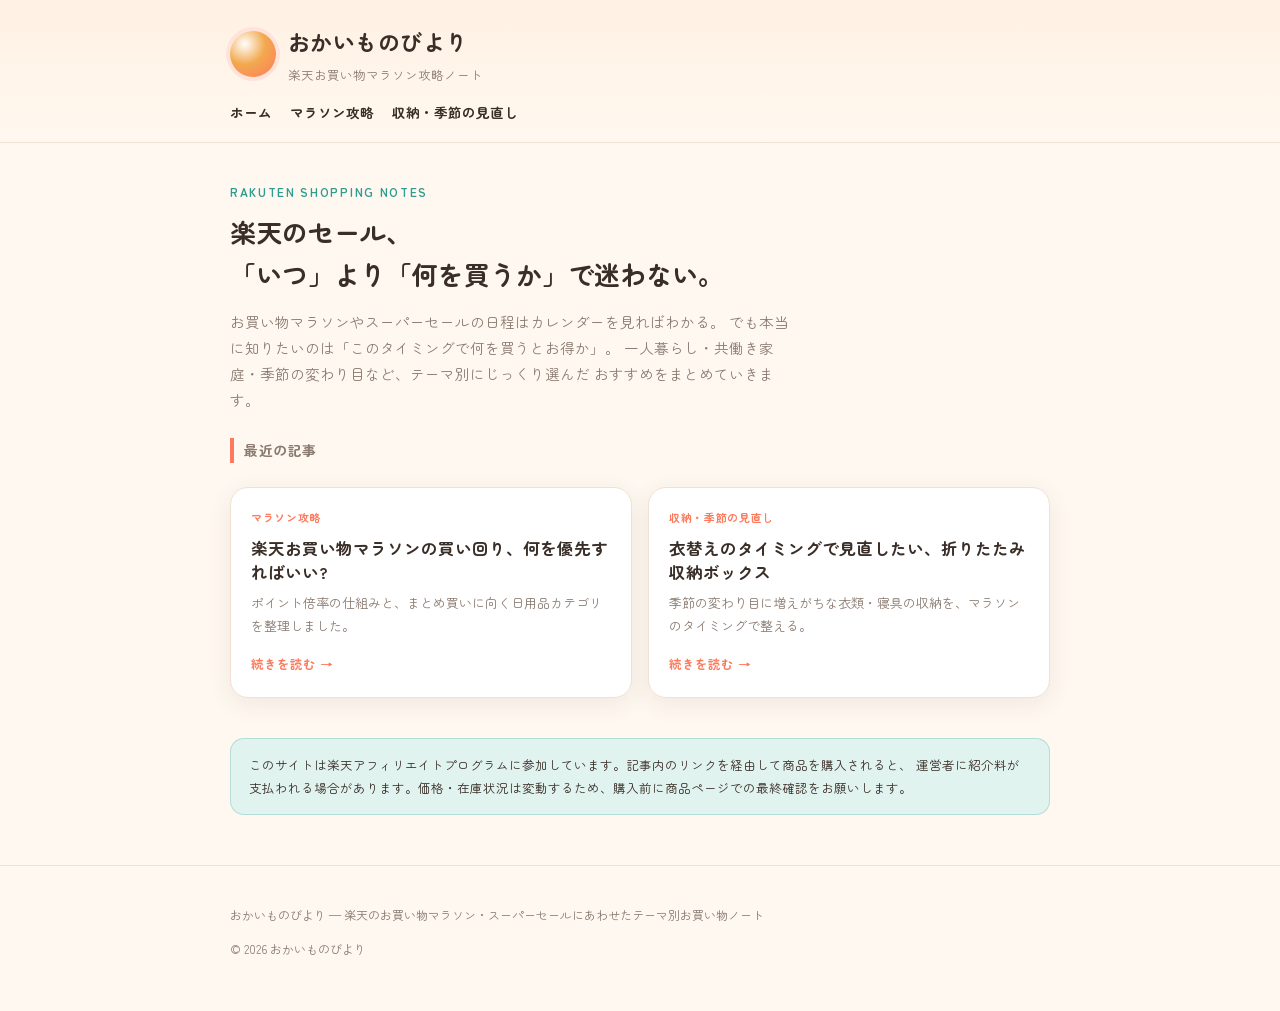
<file: site/index.html>
<!doctype html>
<html lang="ja">
<head>
<meta charset="UTF-8">
<meta name="viewport" content="width=device-width, initial-scale=1">
<title>おかいものびより | 楽天お買い物マラソン攻略ノート</title>
<meta name="description" content="楽天お買い物マラソン・スーパーセールのたびに、テーマ別で「何を買うべきか」をまとめる暮らしのお買い物ノート。">
<link rel="preconnect" href="https://fonts.googleapis.com">
<link rel="preconnect" href="https://fonts.gstatic.com" crossorigin>
<link href="https://fonts.googleapis.com/css2?family=Zen+Maru+Gothic:wght@500;700;900&family=Noto+Sans+JP:wght@400;500;700&display=swap" rel="stylesheet">
<link rel="stylesheet" href="style.css">
</head>
<body>

<header class="site-header">
  <div class="wrap">
    <div class="brand">
      <div class="mark"></div>
      <div>
        <div class="name">おかいものびより</div>
        <div class="tagline">楽天お買い物マラソン攻略ノート</div>
      </div>
    </div>
    <nav class="site-nav">
      <a href="index.html">ホーム</a>
      <a href="articles/marathon-guide.html">マラソン攻略</a>
      <a href="articles/storage-review.html">収納・季節の見直し</a>
    </nav>
  </div>
</header>

<div class="wrap">
  <section class="hero">
    <div class="eyebrow">Rakuten Shopping Notes</div>
    <h1>楽天のセール、<br>「いつ」より「何を買うか」で迷わない。</h1>
    <p>
      お買い物マラソンやスーパーセールの日程はカレンダーを見ればわかる。
      でも本当に知りたいのは「このタイミングで何を買うとお得か」。
      一人暮らし・共働き家庭・季節の変わり目など、テーマ別にじっくり選んだ
      おすすめをまとめていきます。
    </p>
  </section>

  <h2 class="section-title">最近の記事</h2>
  <div class="card-grid">
    <div class="card">
      <div class="cat">マラソン攻略</div>
      <h3>楽天お買い物マラソンの買い回り、何を優先すればいい?</h3>
      <p>ポイント倍率の仕組みと、まとめ買いに向く日用品カテゴリを整理しました。</p>
      <a class="readmore" href="articles/marathon-guide.html">続きを読む →</a>
    </div>
    <div class="card">
      <div class="cat">収納・季節の見直し</div>
      <h3>衣替えのタイミングで見直したい、折りたたみ収納ボックス</h3>
      <p>季節の変わり目に増えがちな衣類・寝具の収納を、マラソンのタイミングで整える。</p>
      <a class="readmore" href="articles/storage-review.html">続きを読む →</a>
    </div>
  </div>

  <div class="notice">
    このサイトは楽天アフィリエイトプログラムに参加しています。記事内のリンクを経由して商品を購入されると、
    運営者に紹介料が支払われる場合があります。価格・在庫状況は変動するため、購入前に商品ページでの最終確認をお願いします。
  </div>
</div>

<footer>
  <div class="wrap">
    <p>おかいものびより — 楽天のお買い物マラソン・スーパーセールにあわせたテーマ別お買い物ノート</p>
    <p>© 2026 おかいものびより</p>
  </div>
</footer>

</body>
</html>
</file>
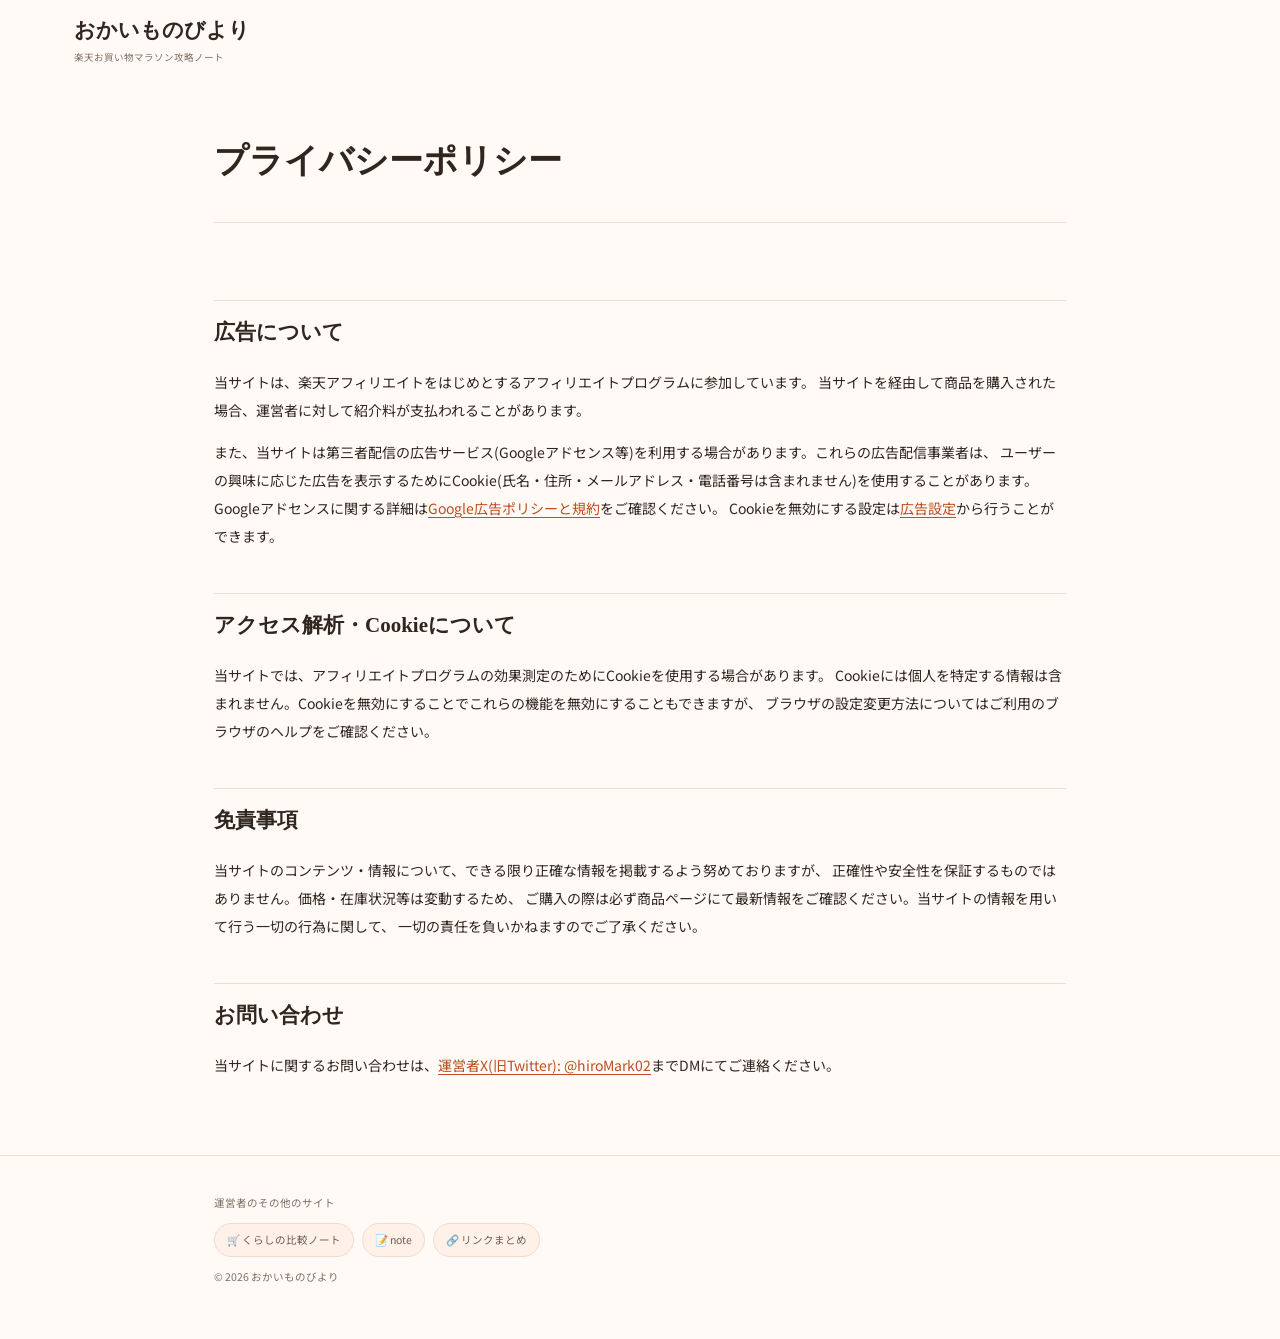
<file: docs/privacy.html>
<!doctype html>
<html lang="ja">
<head>
<meta charset="UTF-8">
<meta name="viewport" content="width=device-width, initial-scale=1">
<title>プライバシーポリシー | おかいものびより</title>
<link href="https://fonts.googleapis.com/css2?family=Zen+Maru+Gothic:wght@500;700;900&family=Noto+Sans+JP:wght@400;500;700&display=swap" rel="stylesheet">
<link rel="stylesheet" href="style.css">
</head>
<body>
<header class="site-header">
  <div class="wrap">
    <div class="brand">
      <div>
        <div class="name"><a href="index.html" style="color:inherit">おかいものびより</a></div>
        <div class="tagline">楽天お買い物マラソン攻略ノート</div>
      </div>
    </div>
  </div>
</header>
<div class="wrap">
  <div class="article-header">
    <h1>プライバシーポリシー</h1>
  </div>
  <div class="article-body">
    <h2>広告について</h2>
    <p>
      当サイトは、楽天アフィリエイトをはじめとするアフィリエイトプログラムに参加しています。
      当サイトを経由して商品を購入された場合、運営者に対して紹介料が支払われることがあります。
    </p>
    <p>
      また、当サイトは第三者配信の広告サービス(Googleアドセンス等)を利用する場合があります。これらの広告配信事業者は、
      ユーザーの興味に応じた広告を表示するためにCookie(氏名・住所・メールアドレス・電話番号は含まれません)を使用することがあります。
      Googleアドセンスに関する詳細は<a href="https://policies.google.com/technologies/ads?hl=ja" target="_blank" rel="noopener">Google広告ポリシーと規約</a>をご確認ください。
      Cookieを無効にする設定は<a href="https://www.google.com/settings/ads" target="_blank" rel="noopener">広告設定</a>から行うことができます。
    </p>
    <h2>アクセス解析・Cookieについて</h2>
    <p>
      当サイトでは、アフィリエイトプログラムの効果測定のためにCookieを使用する場合があります。
      Cookieには個人を特定する情報は含まれません。Cookieを無効にすることでこれらの機能を無効にすることもできますが、
      ブラウザの設定変更方法についてはご利用のブラウザのヘルプをご確認ください。
    </p>
    <h2>免責事項</h2>
    <p>
      当サイトのコンテンツ・情報について、できる限り正確な情報を掲載するよう努めておりますが、
      正確性や安全性を保証するものではありません。価格・在庫状況等は変動するため、
      ご購入の際は必ず商品ページにて最新情報をご確認ください。当サイトの情報を用いて行う一切の行為に関して、
      一切の責任を負いかねますのでご了承ください。
    </p>
    <h2>お問い合わせ</h2>
    <p>当サイトに関するお問い合わせは、<a href="https://x.com/hiroMark02" target="_blank" rel="noopener">運営者X(旧Twitter): @hiroMark02</a>までDMにてご連絡ください。</p>
  </div>
</div>
<footer><div class="wrap"><div class="other-sites">
    <p class="other-sites-label">運営者のその他のサイト</p>
    <div class="other-sites-links">
      <a href="https://hiroai02.github.io/">🛒 くらしの比較ノート</a>
      <a href="https://note.com/quiet_dill4282">📝 note</a>
      <a href="https://hiroai02.github.io/links/">🔗 リンクまとめ</a>
    </div>
  </div>
  <p>© 2026 おかいものびより</p></div></footer>
</body>
</html>
</file>
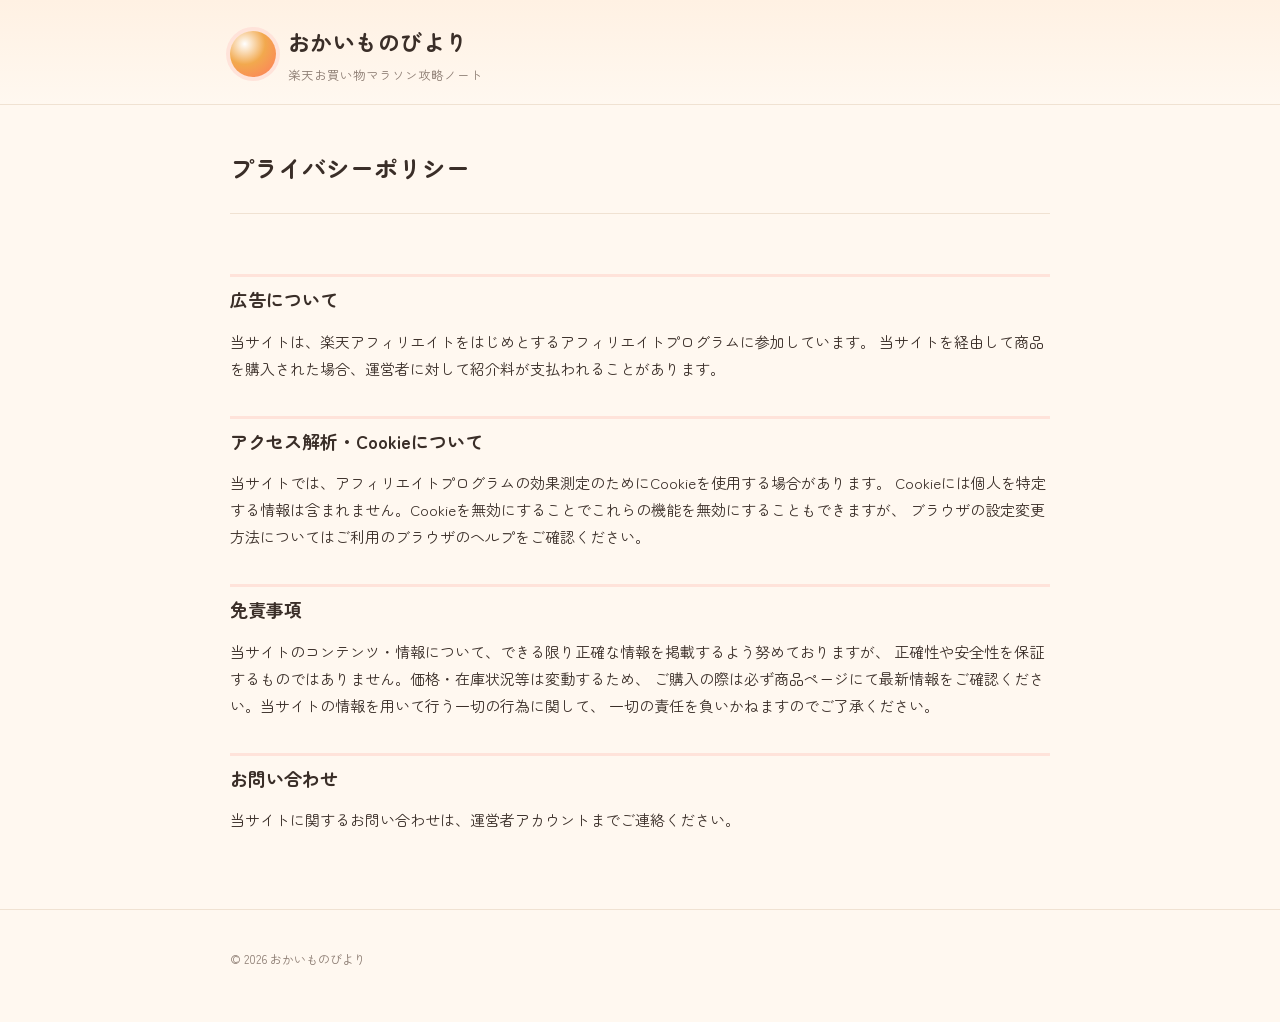
<file: site/privacy.html>
<!doctype html>
<html lang="ja">
<head>
<meta charset="UTF-8">
<meta name="viewport" content="width=device-width, initial-scale=1">
<title>プライバシーポリシー | おかいものびより</title>
<link href="https://fonts.googleapis.com/css2?family=Zen+Maru+Gothic:wght@500;700;900&family=Noto+Sans+JP:wght@400;500;700&display=swap" rel="stylesheet">
<link rel="stylesheet" href="style.css">
</head>
<body>
<header class="site-header">
  <div class="wrap">
    <div class="brand">
      <div class="mark"></div>
      <div>
        <div class="name"><a href="index.html" style="color:inherit">おかいものびより</a></div>
        <div class="tagline">楽天お買い物マラソン攻略ノート</div>
      </div>
    </div>
  </div>
</header>
<div class="wrap">
  <div class="article-header">
    <h1>プライバシーポリシー</h1>
  </div>
  <div class="article-body">
    <h2>広告について</h2>
    <p>
      当サイトは、楽天アフィリエイトをはじめとするアフィリエイトプログラムに参加しています。
      当サイトを経由して商品を購入された場合、運営者に対して紹介料が支払われることがあります。
    </p>
    <h2>アクセス解析・Cookieについて</h2>
    <p>
      当サイトでは、アフィリエイトプログラムの効果測定のためにCookieを使用する場合があります。
      Cookieには個人を特定する情報は含まれません。Cookieを無効にすることでこれらの機能を無効にすることもできますが、
      ブラウザの設定変更方法についてはご利用のブラウザのヘルプをご確認ください。
    </p>
    <h2>免責事項</h2>
    <p>
      当サイトのコンテンツ・情報について、できる限り正確な情報を掲載するよう努めておりますが、
      正確性や安全性を保証するものではありません。価格・在庫状況等は変動するため、
      ご購入の際は必ず商品ページにて最新情報をご確認ください。当サイトの情報を用いて行う一切の行為に関して、
      一切の責任を負いかねますのでご了承ください。
    </p>
    <h2>お問い合わせ</h2>
    <p>当サイトに関するお問い合わせは、運営者アカウントまでご連絡ください。</p>
  </div>
</div>
<footer><div class="wrap"><p>© 2026 おかいものびより</p></div></footer>
</body>
</html>
</file>
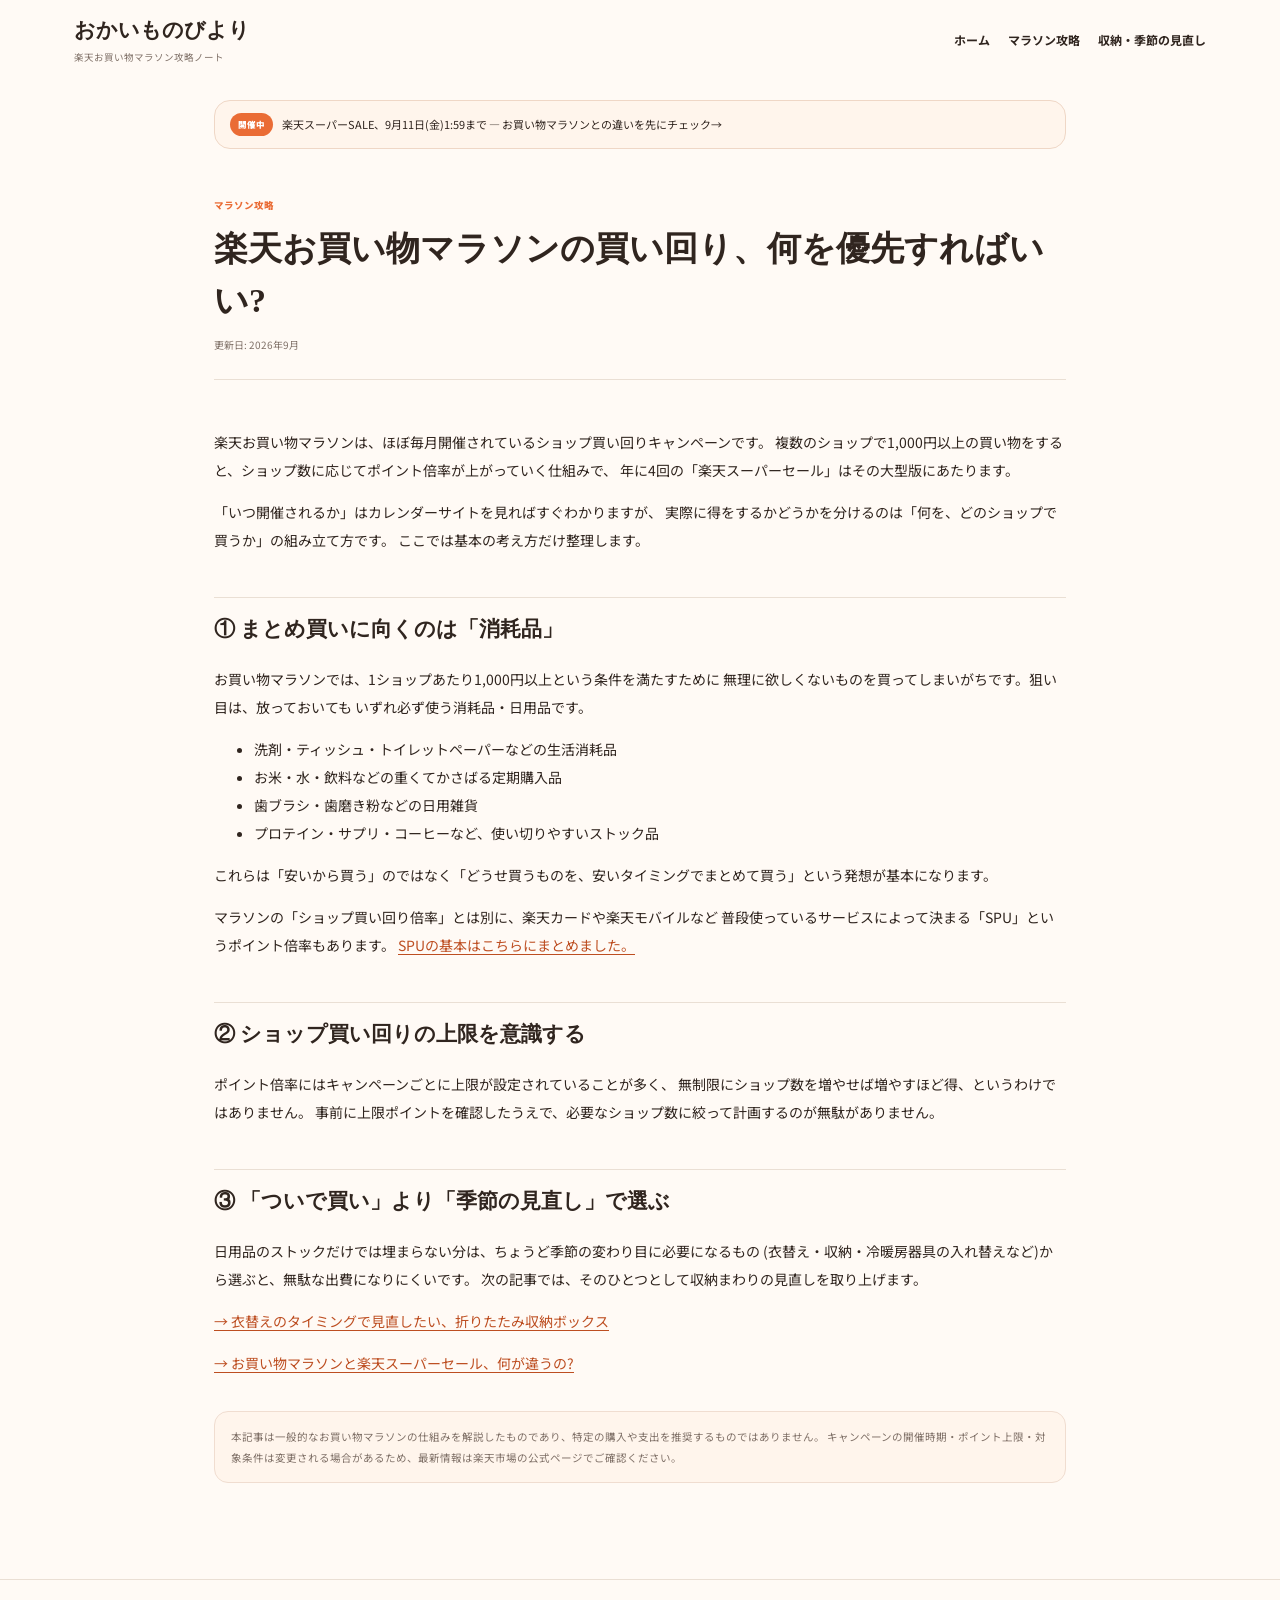
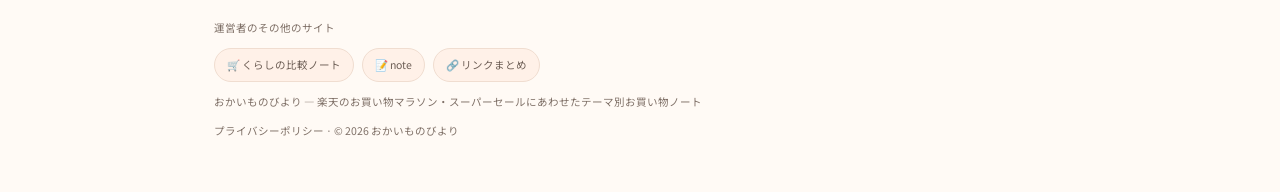
<file: docs/articles/marathon-guide.html>
<!doctype html>
<html lang="ja">
<head>
<meta charset="UTF-8">
<meta name="viewport" content="width=device-width, initial-scale=1">
<title>楽天お買い物マラソンの買い回り、何を優先すればいい? | おかいものびより</title>
<meta name="description" content="楽天お買い物マラソンのポイント倍率の仕組みと、まとめ買いに向く日用品カテゴリの選び方を整理しました。">
<link rel="preconnect" href="https://fonts.googleapis.com">
<link rel="preconnect" href="https://fonts.gstatic.com" crossorigin>
<link href="https://fonts.googleapis.com/css2?family=Zen+Maru+Gothic:wght@500;700;900&family=Noto+Sans+JP:wght@400;500;700&display=swap" rel="stylesheet">
<link rel="stylesheet" href="../style.css">
</head>
<body>

<header class="site-header">
  <div class="wrap">
    <div class="brand">
      <div>
        <div class="name"><a href="../index.html" style="color:inherit">おかいものびより</a></div>
        <div class="tagline">楽天お買い物マラソン攻略ノート</div>
      </div>
    </div>
    <nav class="site-nav">
      <a href="../index.html">ホーム</a>
      <a href="marathon-guide.html">マラソン攻略</a>
      <a href="storage-review.html">収納・季節の見直し</a>
    </nav>
  </div>
</header>

<div class="wrap">
    <div class="live-sale-banner">
    <span class="badge">開催中</span>
    <span>楽天スーパーSALE、9月11日(金)1:59まで — <a href="marathon-vs-supersale.html">お買い物マラソンとの違いを先にチェック→</a></span>
  </div>
<div class="article-header">
    <div class="cat">マラソン攻略</div>
    <h1>楽天お買い物マラソンの買い回り、何を優先すればいい?</h1>
    <div class="meta">更新日: 2026年9月</div>
  </div>

  <div class="article-body">
    <p>
      楽天お買い物マラソンは、ほぼ毎月開催されているショップ買い回りキャンペーンです。
      複数のショップで1,000円以上の買い物をすると、ショップ数に応じてポイント倍率が上がっていく仕組みで、
      年に4回の「楽天スーパーセール」はその大型版にあたります。
    </p>
    <p>
      「いつ開催されるか」はカレンダーサイトを見ればすぐわかりますが、
      実際に得をするかどうかを分けるのは「何を、どのショップで買うか」の組み立て方です。
      ここでは基本の考え方だけ整理します。
    </p>

    <h2>① まとめ買いに向くのは「消耗品」</h2>
    <p>
      お買い物マラソンでは、1ショップあたり1,000円以上という条件を満たすために
      無理に欲しくないものを買ってしまいがちです。狙い目は、放っておいても
      いずれ必ず使う消耗品・日用品です。
    </p>
    <ul>
      <li>洗剤・ティッシュ・トイレットペーパーなどの生活消耗品</li>
      <li>お米・水・飲料などの重くてかさばる定期購入品</li>
      <li>歯ブラシ・歯磨き粉などの日用雑貨</li>
      <li>プロテイン・サプリ・コーヒーなど、使い切りやすいストック品</li>
    </ul>
    <p>
      これらは「安いから買う」のではなく「どうせ買うものを、安いタイミングでまとめて買う」という発想が基本になります。
    </p>

    <p>
      マラソンの「ショップ買い回り倍率」とは別に、楽天カードや楽天モバイルなど
      普段使っているサービスによって決まる「SPU」というポイント倍率もあります。
      <a href="spu-basics.html">SPUの基本はこちらにまとめました。</a>
    </p>

    <h2>② ショップ買い回りの上限を意識する</h2>
    <p>
      ポイント倍率にはキャンペーンごとに上限が設定されていることが多く、
      無制限にショップ数を増やせば増やすほど得、というわけではありません。
      事前に上限ポイントを確認したうえで、必要なショップ数に絞って計画するのが無駄がありません。
    </p>

    <h2>③ 「ついで買い」より「季節の見直し」で選ぶ</h2>
    <p>
      日用品のストックだけでは埋まらない分は、ちょうど季節の変わり目に必要になるもの
      (衣替え・収納・冷暖房器具の入れ替えなど)から選ぶと、無駄な出費になりにくいです。
      次の記事では、そのひとつとして収納まわりの見直しを取り上げます。
    </p>
    <p><a href="storage-review.html">→ 衣替えのタイミングで見直したい、折りたたみ収納ボックス</a></p>
    <p><a href="marathon-vs-supersale.html">→ お買い物マラソンと楽天スーパーセール、何が違うの?</a></p>

    <div class="disclosure">
      本記事は一般的なお買い物マラソンの仕組みを解説したものであり、特定の購入や支出を推奨するものではありません。
      キャンペーンの開催時期・ポイント上限・対象条件は変更される場合があるため、最新情報は楽天市場の公式ページでご確認ください。
    </div>
  </div>
</div>

<footer>
  <div class="wrap">
    <div class="other-sites">
    <p class="other-sites-label">運営者のその他のサイト</p>
    <div class="other-sites-links">
      <a href="https://hiroai02.github.io/">🛒 くらしの比較ノート</a>
      <a href="https://note.com/quiet_dill4282">📝 note</a>
      <a href="https://hiroai02.github.io/links/">🔗 リンクまとめ</a>
    </div>
  </div>
  <p>おかいものびより — 楽天のお買い物マラソン・スーパーセールにあわせたテーマ別お買い物ノート</p>
    <p><a href="../privacy.html">プライバシーポリシー</a> &middot; © 2026 おかいものびより</p>
  </div>
</footer>

</body>
</html>
</file>
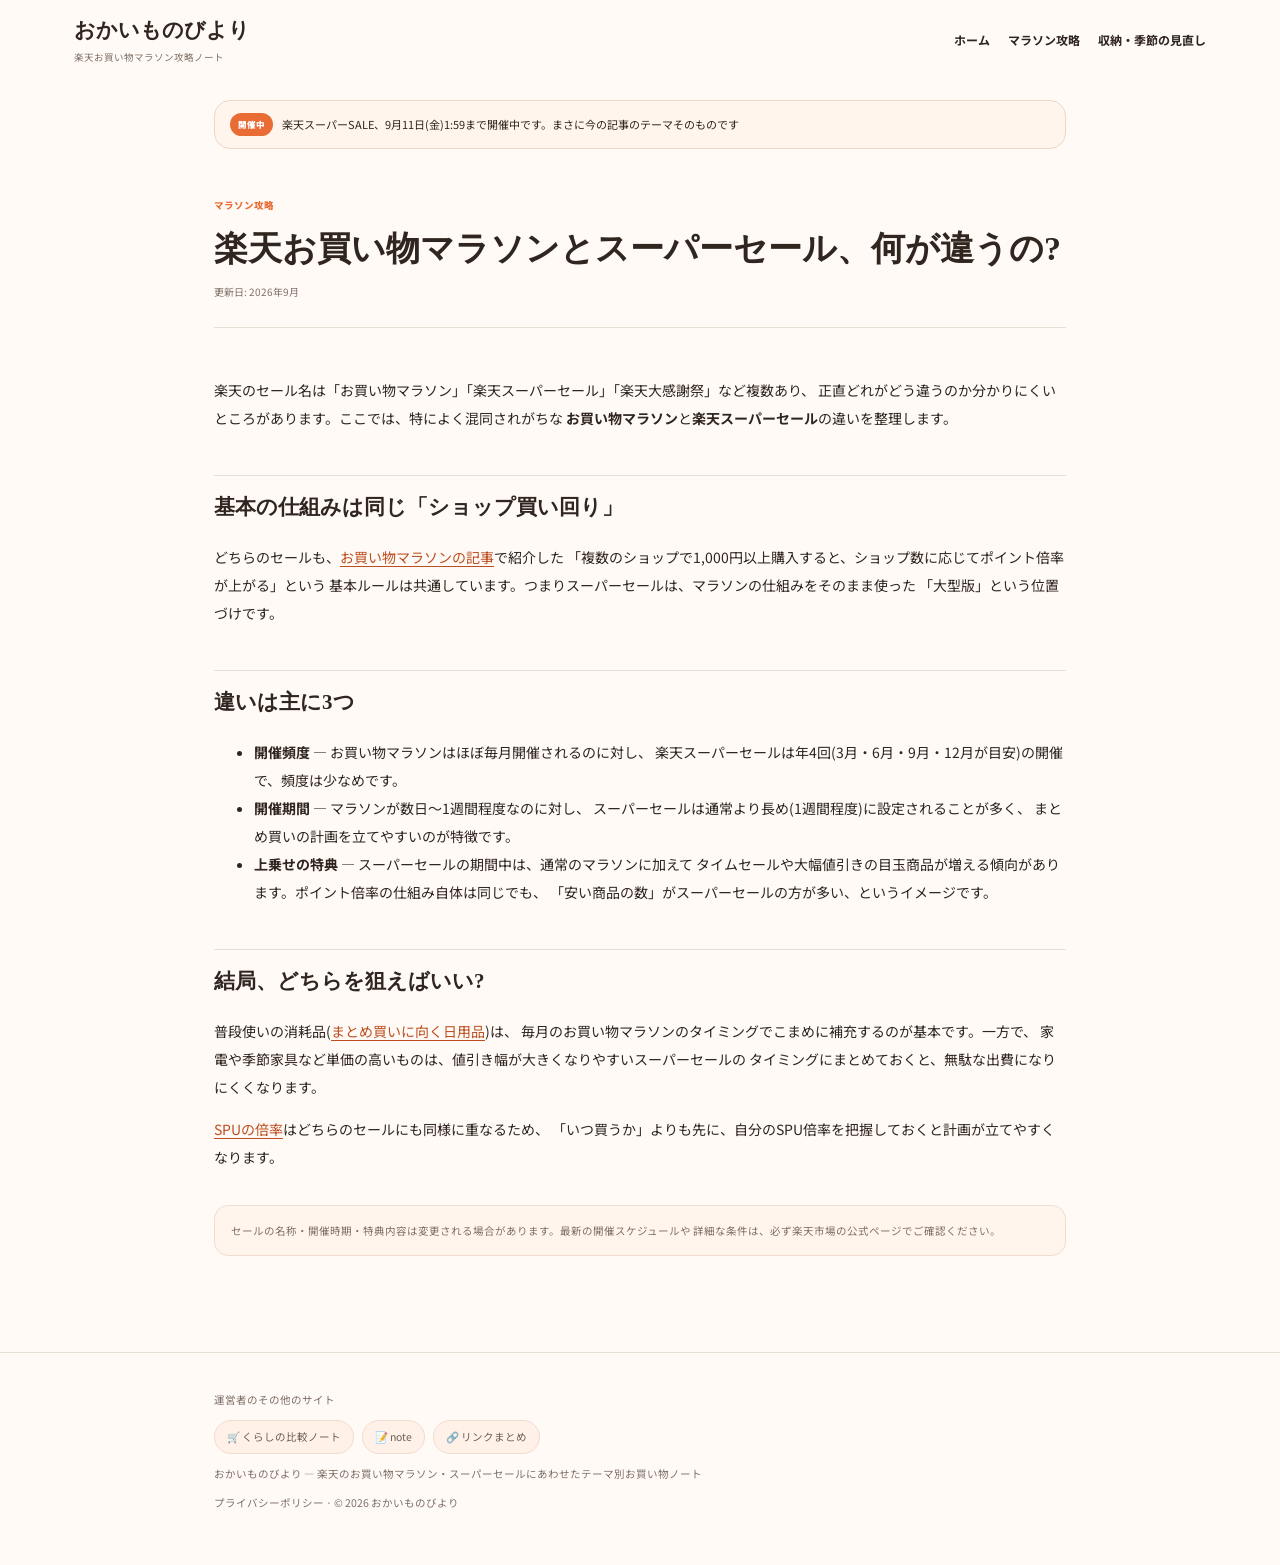
<file: docs/articles/marathon-vs-supersale.html>
<!doctype html>
<html lang="ja">
<head>
<meta charset="UTF-8">
<meta name="viewport" content="width=device-width, initial-scale=1">
<title>楽天お買い物マラソンとスーパーセール、何が違うの? | おかいものびより</title>
<meta name="description" content="楽天お買い物マラソンと楽天スーパーセールの違いを、開催頻度・ポイント倍率・狙い目の観点から整理しました。">
<link rel="preconnect" href="https://fonts.googleapis.com">
<link rel="preconnect" href="https://fonts.gstatic.com" crossorigin>
<link href="https://fonts.googleapis.com/css2?family=Zen+Maru+Gothic:wght@500;700;900&family=Noto+Sans+JP:wght@400;500;700&display=swap" rel="stylesheet">
<link rel="stylesheet" href="../style.css">
</head>
<body>

<header class="site-header">
  <div class="wrap">
    <div class="brand">
      <div>
        <div class="name"><a href="../index.html" style="color:inherit">おかいものびより</a></div>
        <div class="tagline">楽天お買い物マラソン攻略ノート</div>
      </div>
    </div>
    <nav class="site-nav">
      <a href="../index.html">ホーム</a>
      <a href="marathon-guide.html">マラソン攻略</a>
      <a href="storage-review.html">収納・季節の見直し</a>
    </nav>
  </div>
</header>

<div class="wrap">
    <div class="live-sale-banner">
    <span class="badge">開催中</span>
    <span>楽天スーパーSALE、9月11日(金)1:59まで開催中です。まさに今の記事のテーマそのものです</span>
  </div>
<div class="article-header">
    <div class="cat">マラソン攻略</div>
    <h1>楽天お買い物マラソンとスーパーセール、何が違うの?</h1>
    <div class="meta">更新日: 2026年9月</div>
  </div>

  <div class="article-body">
    <p>
      楽天のセール名は「お買い物マラソン」「楽天スーパーセール」「楽天大感謝祭」など複数あり、
      正直どれがどう違うのか分かりにくいところがあります。ここでは、特によく混同されがちな
      <strong>お買い物マラソン</strong>と<strong>楽天スーパーセール</strong>の違いを整理します。
    </p>

    <h2>基本の仕組みは同じ「ショップ買い回り」</h2>
    <p>
      どちらのセールも、<a href="marathon-guide.html">お買い物マラソンの記事</a>で紹介した
      「複数のショップで1,000円以上購入すると、ショップ数に応じてポイント倍率が上がる」という
      基本ルールは共通しています。つまりスーパーセールは、マラソンの仕組みをそのまま使った
      「大型版」という位置づけです。
    </p>

    <h2>違いは主に3つ</h2>
    <ul>
      <li>
        <strong>開催頻度</strong> — お買い物マラソンはほぼ毎月開催されるのに対し、
        楽天スーパーセールは年4回(3月・6月・9月・12月が目安)の開催で、頻度は少なめです。
      </li>
      <li>
        <strong>開催期間</strong> — マラソンが数日〜1週間程度なのに対し、
        スーパーセールは通常より長め(1週間程度)に設定されることが多く、
        まとめ買いの計画を立てやすいのが特徴です。
      </li>
      <li>
        <strong>上乗せの特典</strong> — スーパーセールの期間中は、通常のマラソンに加えて
        タイムセールや大幅値引きの目玉商品が増える傾向があります。ポイント倍率の仕組み自体は同じでも、
        「安い商品の数」がスーパーセールの方が多い、というイメージです。
      </li>
    </ul>

    <h2>結局、どちらを狙えばいい?</h2>
    <p>
      普段使いの消耗品(<a href="marathon-guide.html">まとめ買いに向く日用品</a>)は、
      毎月のお買い物マラソンのタイミングでこまめに補充するのが基本です。一方で、
      家電や季節家具など単価の高いものは、値引き幅が大きくなりやすいスーパーセールの
      タイミングにまとめておくと、無駄な出費になりにくくなります。
    </p>
    <p>
      <a href="spu-basics.html">SPUの倍率</a>はどちらのセールにも同様に重なるため、
      「いつ買うか」よりも先に、自分のSPU倍率を把握しておくと計画が立てやすくなります。
    </p>

    <div class="disclosure">
      セールの名称・開催時期・特典内容は変更される場合があります。最新の開催スケジュールや
      詳細な条件は、必ず楽天市場の公式ページでご確認ください。
    </div>
  </div>
</div>

<footer>
  <div class="wrap">
    <div class="other-sites">
    <p class="other-sites-label">運営者のその他のサイト</p>
    <div class="other-sites-links">
      <a href="https://hiroai02.github.io/">🛒 くらしの比較ノート</a>
      <a href="https://note.com/quiet_dill4282">📝 note</a>
      <a href="https://hiroai02.github.io/links/">🔗 リンクまとめ</a>
    </div>
  </div>
  <p>おかいものびより — 楽天のお買い物マラソン・スーパーセールにあわせたテーマ別お買い物ノート</p>
    <p><a href="../privacy.html">プライバシーポリシー</a> &middot; © 2026 おかいものびより</p>
  </div>
</footer>

</body>
</html>
</file>
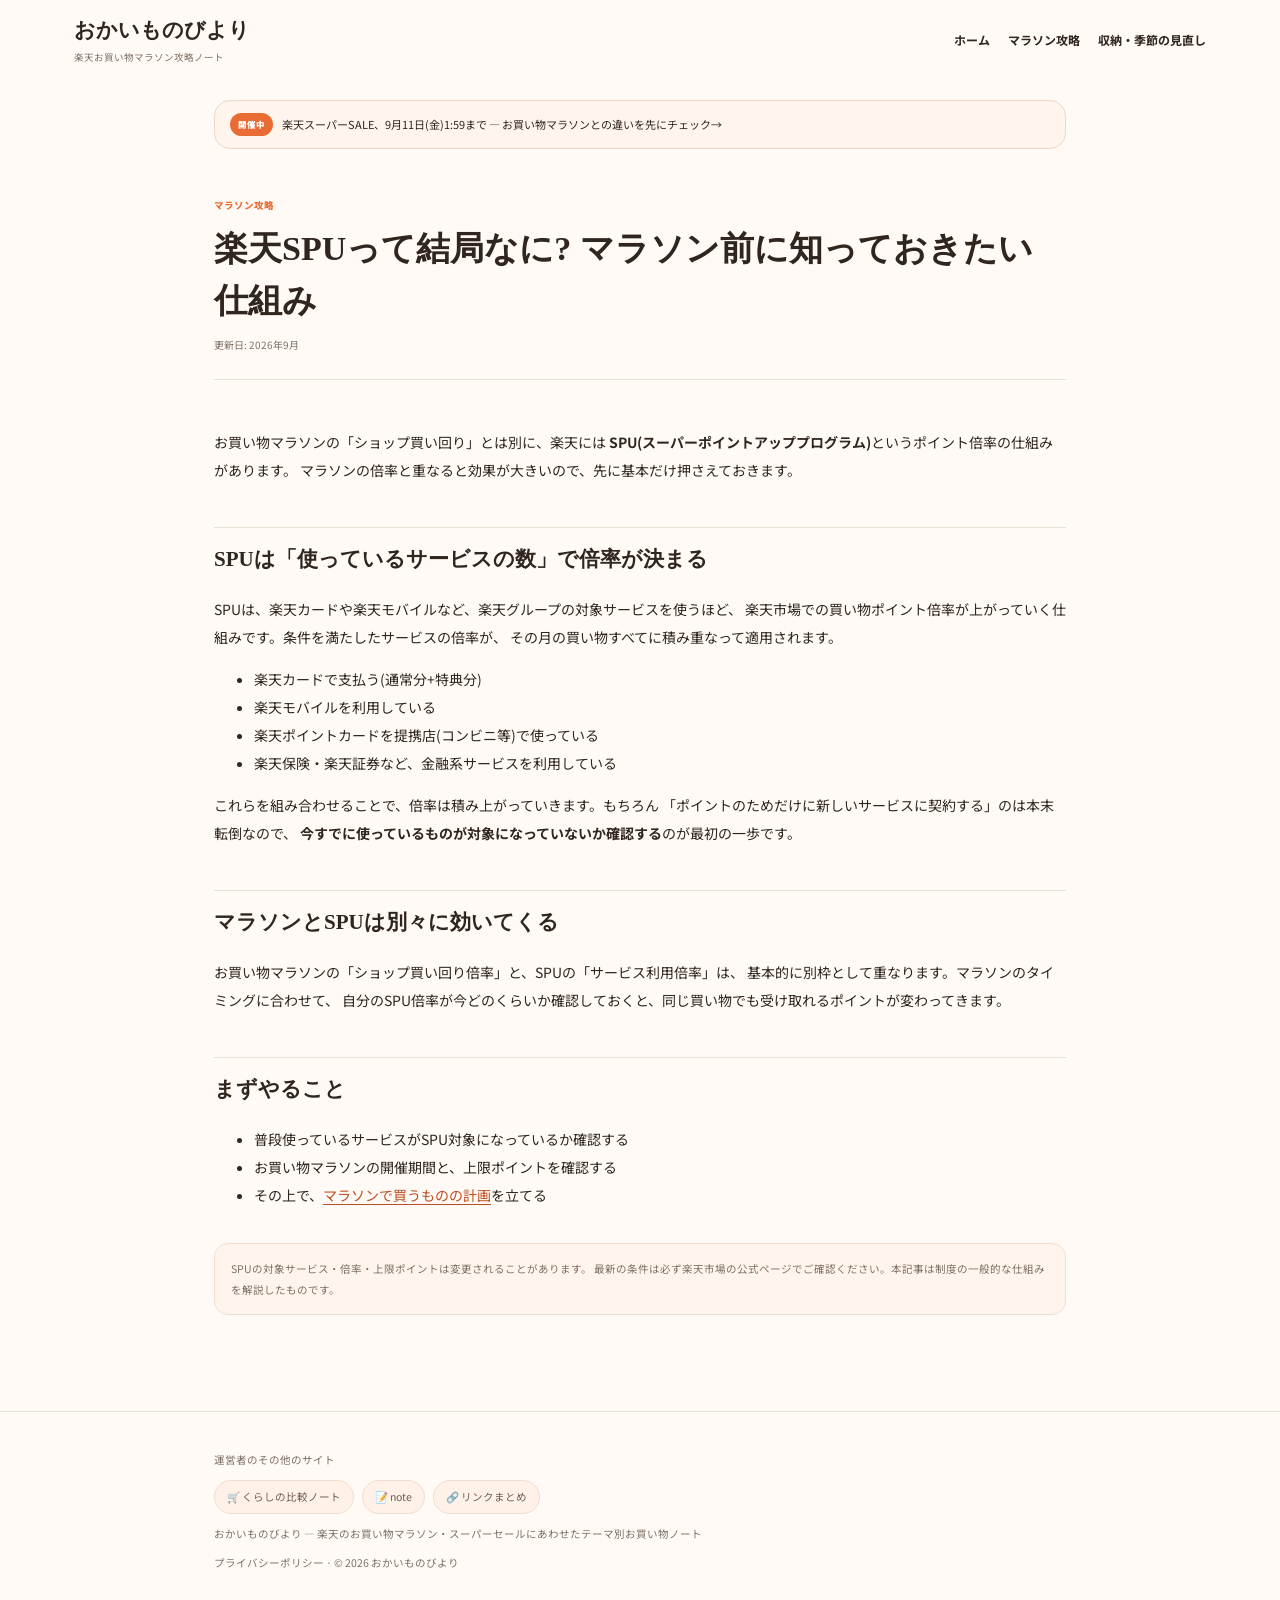
<file: docs/articles/spu-basics.html>
<!doctype html>
<html lang="ja">
<head>
<meta charset="UTF-8">
<meta name="viewport" content="width=device-width, initial-scale=1">
<title>楽天SPUって結局なに? マラソン前に知っておきたい仕組み | おかいものびより</title>
<meta name="description" content="楽天市場でポイント倍率が上がるSPU(スーパーポイントアッププログラム)の仕組みを、初めての人向けに整理しました。">
<link href="https://fonts.googleapis.com/css2?family=Zen+Maru+Gothic:wght@500;700;900&family=Noto+Sans+JP:wght@400;500;700&display=swap" rel="stylesheet">
<link rel="stylesheet" href="../style.css">
</head>
<body>

<header class="site-header">
  <div class="wrap">
    <div class="brand">
      <div>
        <div class="name"><a href="../index.html" style="color:inherit">おかいものびより</a></div>
        <div class="tagline">楽天お買い物マラソン攻略ノート</div>
      </div>
    </div>
    <nav class="site-nav">
      <a href="../index.html">ホーム</a>
      <a href="marathon-guide.html">マラソン攻略</a>
      <a href="storage-review.html">収納・季節の見直し</a>
    </nav>
  </div>
</header>

<div class="wrap">
    <div class="live-sale-banner">
    <span class="badge">開催中</span>
    <span>楽天スーパーSALE、9月11日(金)1:59まで — <a href="marathon-vs-supersale.html">お買い物マラソンとの違いを先にチェック→</a></span>
  </div>
<div class="article-header">
    <div class="cat">マラソン攻略</div>
    <h1>楽天SPUって結局なに? マラソン前に知っておきたい仕組み</h1>
    <div class="meta">更新日: 2026年9月</div>
  </div>

  <div class="article-body">
    <p>
      お買い物マラソンの「ショップ買い回り」とは別に、楽天には
      <strong>SPU(スーパーポイントアッププログラム)</strong>というポイント倍率の仕組みがあります。
      マラソンの倍率と重なると効果が大きいので、先に基本だけ押さえておきます。
    </p>

    <h2>SPUは「使っているサービスの数」で倍率が決まる</h2>
    <p>
      SPUは、楽天カードや楽天モバイルなど、楽天グループの対象サービスを使うほど、
      楽天市場での買い物ポイント倍率が上がっていく仕組みです。条件を満たしたサービスの倍率が、
      その月の買い物すべてに積み重なって適用されます。
    </p>
    <ul>
      <li>楽天カードで支払う(通常分+特典分)</li>
      <li>楽天モバイルを利用している</li>
      <li>楽天ポイントカードを提携店(コンビニ等)で使っている</li>
      <li>楽天保険・楽天証券など、金融系サービスを利用している</li>
    </ul>
    <p>
      これらを組み合わせることで、倍率は積み上がっていきます。もちろん
      「ポイントのためだけに新しいサービスに契約する」のは本末転倒なので、
      <strong>今すでに使っているものが対象になっていないか確認する</strong>のが最初の一歩です。
    </p>

    <h2>マラソンとSPUは別々に効いてくる</h2>
    <p>
      お買い物マラソンの「ショップ買い回り倍率」と、SPUの「サービス利用倍率」は、
      基本的に別枠として重なります。マラソンのタイミングに合わせて、
      自分のSPU倍率が今どのくらいか確認しておくと、同じ買い物でも受け取れるポイントが変わってきます。
    </p>

    <h2>まずやること</h2>
    <ul>
      <li>普段使っているサービスがSPU対象になっているか確認する</li>
      <li>お買い物マラソンの開催期間と、上限ポイントを確認する</li>
      <li>その上で、<a href="marathon-guide.html">マラソンで買うものの計画</a>を立てる</li>
    </ul>

    <div class="disclosure">
      SPUの対象サービス・倍率・上限ポイントは変更されることがあります。
      最新の条件は必ず楽天市場の公式ページでご確認ください。本記事は制度の一般的な仕組みを解説したものです。
    </div>
  </div>
</div>

<footer>
  <div class="wrap">
    <div class="other-sites">
    <p class="other-sites-label">運営者のその他のサイト</p>
    <div class="other-sites-links">
      <a href="https://hiroai02.github.io/">🛒 くらしの比較ノート</a>
      <a href="https://note.com/quiet_dill4282">📝 note</a>
      <a href="https://hiroai02.github.io/links/">🔗 リンクまとめ</a>
    </div>
  </div>
  <p>おかいものびより — 楽天のお買い物マラソン・スーパーセールにあわせたテーマ別お買い物ノート</p>
    <p><a href="../privacy.html">プライバシーポリシー</a> &middot; © 2026 おかいものびより</p>
  </div>
</footer>

</body>
</html>
</file>
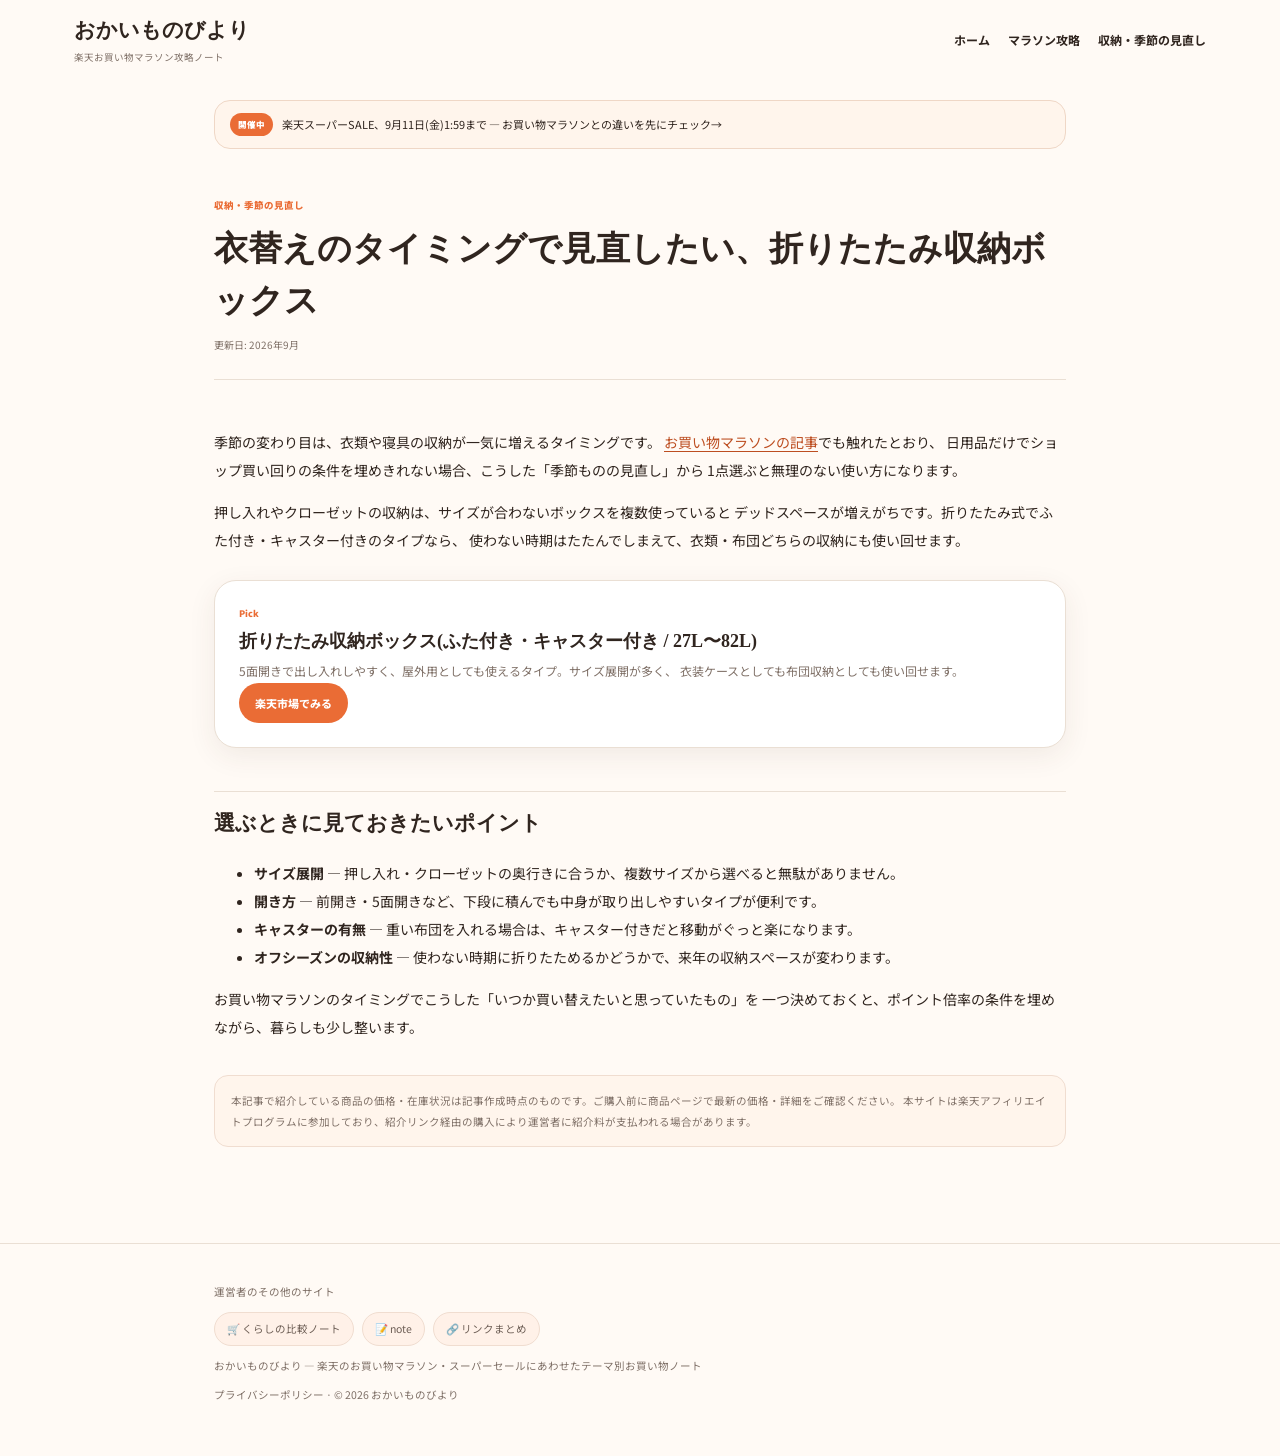
<file: docs/articles/storage-review.html>
<!doctype html>
<html lang="ja">
<head>
<meta charset="UTF-8">
<meta name="viewport" content="width=device-width, initial-scale=1">
<title>衣替えのタイミングで見直したい、折りたたみ収納ボックス | おかいものびより</title>
<meta name="description" content="季節の変わり目に増えがちな衣類・寝具の収納を、お買い物マラソンのタイミングで整えるアイデア。">
<link rel="preconnect" href="https://fonts.googleapis.com">
<link rel="preconnect" href="https://fonts.gstatic.com" crossorigin>
<link href="https://fonts.googleapis.com/css2?family=Zen+Maru+Gothic:wght@500;700;900&family=Noto+Sans+JP:wght@400;500;700&display=swap" rel="stylesheet">
<link rel="stylesheet" href="../style.css">
</head>
<body>

<header class="site-header">
  <div class="wrap">
    <div class="brand">
      <div>
        <div class="name"><a href="../index.html" style="color:inherit">おかいものびより</a></div>
        <div class="tagline">楽天お買い物マラソン攻略ノート</div>
      </div>
    </div>
    <nav class="site-nav">
      <a href="../index.html">ホーム</a>
      <a href="marathon-guide.html">マラソン攻略</a>
      <a href="storage-review.html">収納・季節の見直し</a>
    </nav>
  </div>
</header>

<div class="wrap">
    <div class="live-sale-banner">
    <span class="badge">開催中</span>
    <span>楽天スーパーSALE、9月11日(金)1:59まで — <a href="marathon-vs-supersale.html">お買い物マラソンとの違いを先にチェック→</a></span>
  </div>
<div class="article-header">
    <div class="cat">収納・季節の見直し</div>
    <h1>衣替えのタイミングで見直したい、折りたたみ収納ボックス</h1>
    <div class="meta">更新日: 2026年9月</div>
  </div>

  <div class="article-body">
    <p>
      季節の変わり目は、衣類や寝具の収納が一気に増えるタイミングです。
      <a href="marathon-guide.html">お買い物マラソンの記事</a>でも触れたとおり、
      日用品だけでショップ買い回りの条件を埋めきれない場合、こうした「季節ものの見直し」から
      1点選ぶと無理のない使い方になります。
    </p>
    <p>
      押し入れやクローゼットの収納は、サイズが合わないボックスを複数使っていると
      デッドスペースが増えがちです。折りたたみ式でふた付き・キャスター付きのタイプなら、
      使わない時期はたたんでしまえて、衣類・布団どちらの収納にも使い回せます。
    </p>

    <div class="pick-box">
      <div class="pick-label">Pick</div>
      <div class="pick-title">折りたたみ収納ボックス(ふた付き・キャスター付き / 27L〜82L)</div>
      <div class="pick-note">
        5面開きで出し入れしやすく、屋外用としても使えるタイプ。サイズ展開が多く、
        衣装ケースとしても布団収納としても使い回せます。
      </div>
      <a class="pick-btn" href="https://hb.afl.rakuten.co.jp/ichiba/57211d8a.5905ce1b.57211d8b.b0754c0b/?pc=https%3A%2F%2Fitem.rakuten.co.jp%2Fauc-kaei-trading%2Fzk-snb02-all%2F&link_type=picttext&ut=[base64]%3D%3D" target="_blank" rel="nofollow sponsored noopener">楽天市場でみる</a>
    </div>

    <h2>選ぶときに見ておきたいポイント</h2>
    <ul>
      <li><strong>サイズ展開</strong> — 押し入れ・クローゼットの奥行きに合うか、複数サイズから選べると無駄がありません。</li>
      <li><strong>開き方</strong> — 前開き・5面開きなど、下段に積んでも中身が取り出しやすいタイプが便利です。</li>
      <li><strong>キャスターの有無</strong> — 重い布団を入れる場合は、キャスター付きだと移動がぐっと楽になります。</li>
      <li><strong>オフシーズンの収納性</strong> — 使わない時期に折りたためるかどうかで、来年の収納スペースが変わります。</li>
    </ul>

    <p>
      お買い物マラソンのタイミングでこうした「いつか買い替えたいと思っていたもの」を
      一つ決めておくと、ポイント倍率の条件を埋めながら、暮らしも少し整います。
    </p>

    <div class="disclosure">
      本記事で紹介している商品の価格・在庫状況は記事作成時点のものです。ご購入前に商品ページで最新の価格・詳細をご確認ください。
      本サイトは楽天アフィリエイトプログラムに参加しており、紹介リンク経由の購入により運営者に紹介料が支払われる場合があります。
    </div>
  </div>
</div>

<footer>
  <div class="wrap">
    <div class="other-sites">
    <p class="other-sites-label">運営者のその他のサイト</p>
    <div class="other-sites-links">
      <a href="https://hiroai02.github.io/">🛒 くらしの比較ノート</a>
      <a href="https://note.com/quiet_dill4282">📝 note</a>
      <a href="https://hiroai02.github.io/links/">🔗 リンクまとめ</a>
    </div>
  </div>
  <p>おかいものびより — 楽天のお買い物マラソン・スーパーセールにあわせたテーマ別お買い物ノート</p>
    <p><a href="../privacy.html">プライバシーポリシー</a> &middot; © 2026 おかいものびより</p>
  </div>
</footer>

</body>
</html>
</file>
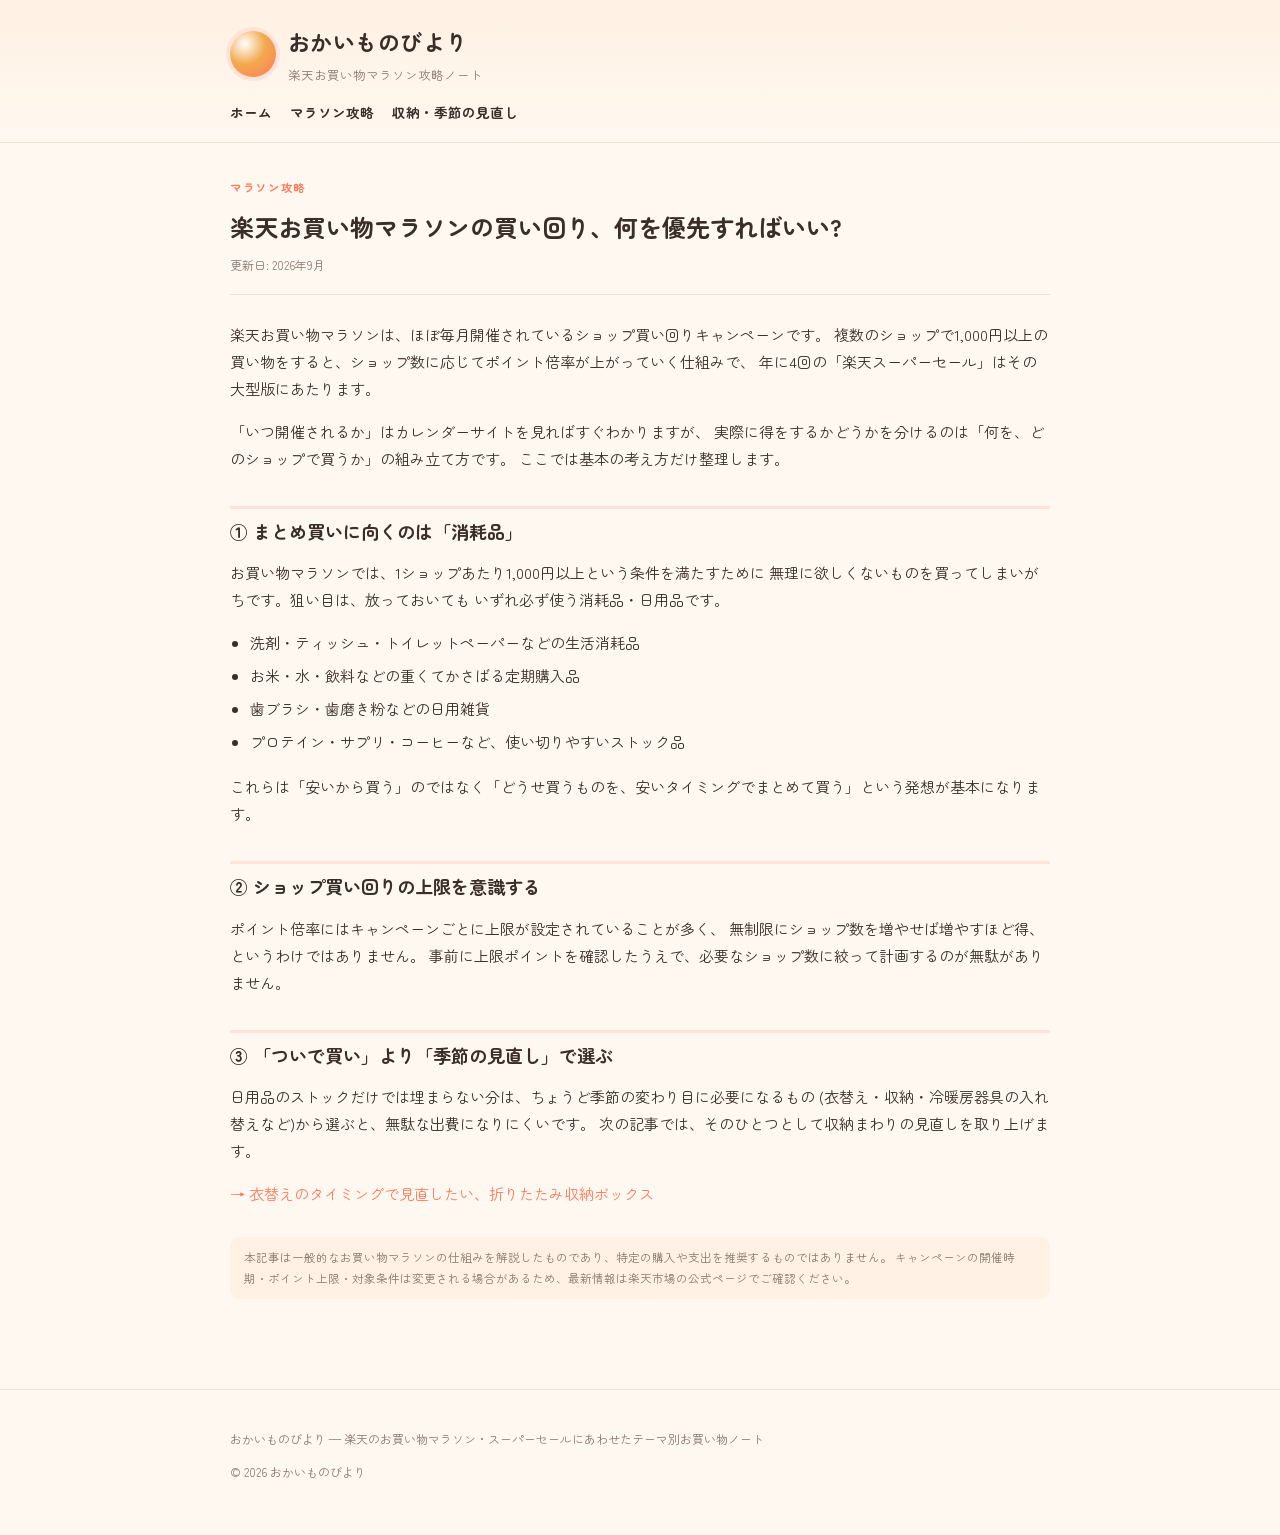
<file: site/articles/marathon-guide.html>
<!doctype html>
<html lang="ja">
<head>
<meta charset="UTF-8">
<meta name="viewport" content="width=device-width, initial-scale=1">
<title>楽天お買い物マラソンの買い回り、何を優先すればいい? | おかいものびより</title>
<meta name="description" content="楽天お買い物マラソンのポイント倍率の仕組みと、まとめ買いに向く日用品カテゴリの選び方を整理しました。">
<link rel="preconnect" href="https://fonts.googleapis.com">
<link rel="preconnect" href="https://fonts.gstatic.com" crossorigin>
<link href="https://fonts.googleapis.com/css2?family=Zen+Maru+Gothic:wght@500;700;900&family=Noto+Sans+JP:wght@400;500;700&display=swap" rel="stylesheet">
<link rel="stylesheet" href="../style.css">
</head>
<body>

<header class="site-header">
  <div class="wrap">
    <div class="brand">
      <div class="mark"></div>
      <div>
        <div class="name"><a href="../index.html" style="color:inherit">おかいものびより</a></div>
        <div class="tagline">楽天お買い物マラソン攻略ノート</div>
      </div>
    </div>
    <nav class="site-nav">
      <a href="../index.html">ホーム</a>
      <a href="marathon-guide.html">マラソン攻略</a>
      <a href="storage-review.html">収納・季節の見直し</a>
    </nav>
  </div>
</header>

<div class="wrap">
  <div class="article-header">
    <div class="cat">マラソン攻略</div>
    <h1>楽天お買い物マラソンの買い回り、何を優先すればいい?</h1>
    <div class="meta">更新日: 2026年9月</div>
  </div>

  <div class="article-body">
    <p>
      楽天お買い物マラソンは、ほぼ毎月開催されているショップ買い回りキャンペーンです。
      複数のショップで1,000円以上の買い物をすると、ショップ数に応じてポイント倍率が上がっていく仕組みで、
      年に4回の「楽天スーパーセール」はその大型版にあたります。
    </p>
    <p>
      「いつ開催されるか」はカレンダーサイトを見ればすぐわかりますが、
      実際に得をするかどうかを分けるのは「何を、どのショップで買うか」の組み立て方です。
      ここでは基本の考え方だけ整理します。
    </p>

    <h2>① まとめ買いに向くのは「消耗品」</h2>
    <p>
      お買い物マラソンでは、1ショップあたり1,000円以上という条件を満たすために
      無理に欲しくないものを買ってしまいがちです。狙い目は、放っておいても
      いずれ必ず使う消耗品・日用品です。
    </p>
    <ul>
      <li>洗剤・ティッシュ・トイレットペーパーなどの生活消耗品</li>
      <li>お米・水・飲料などの重くてかさばる定期購入品</li>
      <li>歯ブラシ・歯磨き粉などの日用雑貨</li>
      <li>プロテイン・サプリ・コーヒーなど、使い切りやすいストック品</li>
    </ul>
    <p>
      これらは「安いから買う」のではなく「どうせ買うものを、安いタイミングでまとめて買う」という発想が基本になります。
    </p>

    <h2>② ショップ買い回りの上限を意識する</h2>
    <p>
      ポイント倍率にはキャンペーンごとに上限が設定されていることが多く、
      無制限にショップ数を増やせば増やすほど得、というわけではありません。
      事前に上限ポイントを確認したうえで、必要なショップ数に絞って計画するのが無駄がありません。
    </p>

    <h2>③ 「ついで買い」より「季節の見直し」で選ぶ</h2>
    <p>
      日用品のストックだけでは埋まらない分は、ちょうど季節の変わり目に必要になるもの
      (衣替え・収納・冷暖房器具の入れ替えなど)から選ぶと、無駄な出費になりにくいです。
      次の記事では、そのひとつとして収納まわりの見直しを取り上げます。
    </p>
    <p><a href="storage-review.html">→ 衣替えのタイミングで見直したい、折りたたみ収納ボックス</a></p>

    <div class="disclosure">
      本記事は一般的なお買い物マラソンの仕組みを解説したものであり、特定の購入や支出を推奨するものではありません。
      キャンペーンの開催時期・ポイント上限・対象条件は変更される場合があるため、最新情報は楽天市場の公式ページでご確認ください。
    </div>
  </div>
</div>

<footer>
  <div class="wrap">
    <p>おかいものびより — 楽天のお買い物マラソン・スーパーセールにあわせたテーマ別お買い物ノート</p>
    <p>© 2026 おかいものびより</p>
  </div>
</footer>

</body>
</html>
</file>
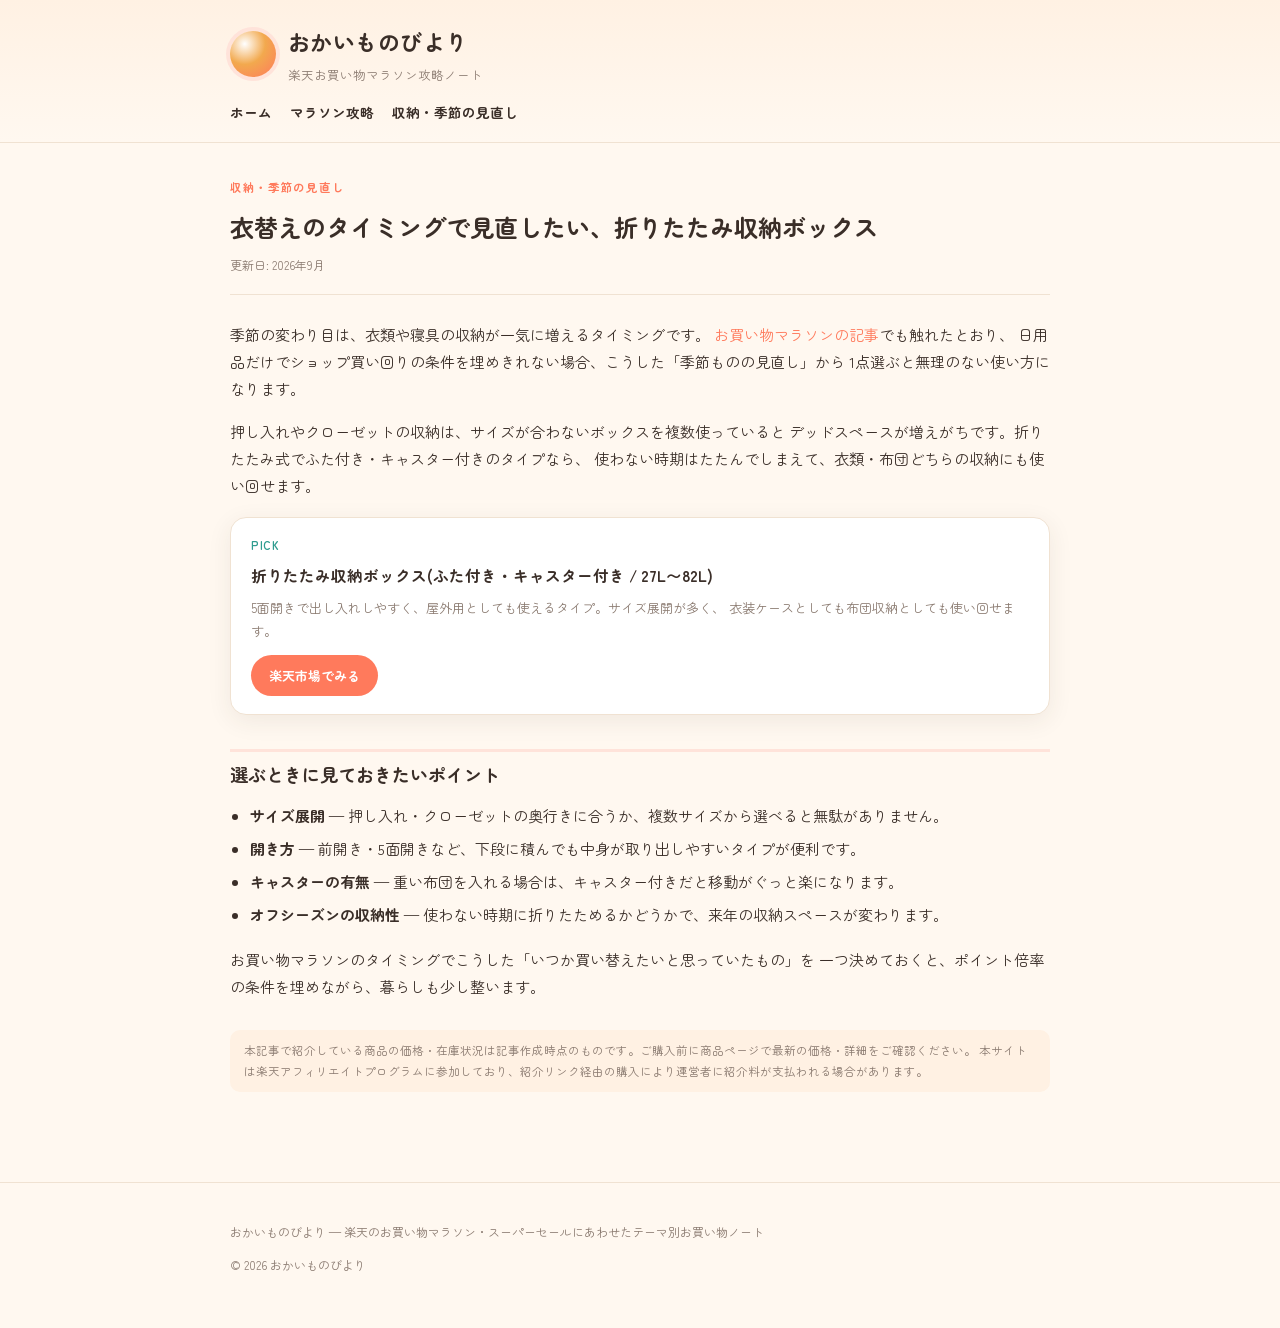
<file: site/articles/storage-review.html>
<!doctype html>
<html lang="ja">
<head>
<meta charset="UTF-8">
<meta name="viewport" content="width=device-width, initial-scale=1">
<title>衣替えのタイミングで見直したい、折りたたみ収納ボックス | おかいものびより</title>
<meta name="description" content="季節の変わり目に増えがちな衣類・寝具の収納を、お買い物マラソンのタイミングで整えるアイデア。">
<link rel="preconnect" href="https://fonts.googleapis.com">
<link rel="preconnect" href="https://fonts.gstatic.com" crossorigin>
<link href="https://fonts.googleapis.com/css2?family=Zen+Maru+Gothic:wght@500;700;900&family=Noto+Sans+JP:wght@400;500;700&display=swap" rel="stylesheet">
<link rel="stylesheet" href="../style.css">
</head>
<body>

<header class="site-header">
  <div class="wrap">
    <div class="brand">
      <div class="mark"></div>
      <div>
        <div class="name"><a href="../index.html" style="color:inherit">おかいものびより</a></div>
        <div class="tagline">楽天お買い物マラソン攻略ノート</div>
      </div>
    </div>
    <nav class="site-nav">
      <a href="../index.html">ホーム</a>
      <a href="marathon-guide.html">マラソン攻略</a>
      <a href="storage-review.html">収納・季節の見直し</a>
    </nav>
  </div>
</header>

<div class="wrap">
  <div class="article-header">
    <div class="cat">収納・季節の見直し</div>
    <h1>衣替えのタイミングで見直したい、折りたたみ収納ボックス</h1>
    <div class="meta">更新日: 2026年9月</div>
  </div>

  <div class="article-body">
    <p>
      季節の変わり目は、衣類や寝具の収納が一気に増えるタイミングです。
      <a href="marathon-guide.html">お買い物マラソンの記事</a>でも触れたとおり、
      日用品だけでショップ買い回りの条件を埋めきれない場合、こうした「季節ものの見直し」から
      1点選ぶと無理のない使い方になります。
    </p>
    <p>
      押し入れやクローゼットの収納は、サイズが合わないボックスを複数使っていると
      デッドスペースが増えがちです。折りたたみ式でふた付き・キャスター付きのタイプなら、
      使わない時期はたたんでしまえて、衣類・布団どちらの収納にも使い回せます。
    </p>

    <div class="pick-box">
      <div class="pick-label">Pick</div>
      <div class="pick-title">折りたたみ収納ボックス(ふた付き・キャスター付き / 27L〜82L)</div>
      <div class="pick-note">
        5面開きで出し入れしやすく、屋外用としても使えるタイプ。サイズ展開が多く、
        衣装ケースとしても布団収納としても使い回せます。
      </div>
      <a class="pick-btn" href="https://hb.afl.rakuten.co.jp/ichiba/57211d8a.5905ce1b.57211d8b.b0754c0b/?pc=https%3A%2F%2Fitem.rakuten.co.jp%2Fauc-kaei-trading%2Fzk-snb02-all%2F&link_type=picttext&ut=[base64]%3D%3D" target="_blank" rel="nofollow sponsored noopener">楽天市場でみる</a>
    </div>

    <h2>選ぶときに見ておきたいポイント</h2>
    <ul>
      <li><strong>サイズ展開</strong> — 押し入れ・クローゼットの奥行きに合うか、複数サイズから選べると無駄がありません。</li>
      <li><strong>開き方</strong> — 前開き・5面開きなど、下段に積んでも中身が取り出しやすいタイプが便利です。</li>
      <li><strong>キャスターの有無</strong> — 重い布団を入れる場合は、キャスター付きだと移動がぐっと楽になります。</li>
      <li><strong>オフシーズンの収納性</strong> — 使わない時期に折りたためるかどうかで、来年の収納スペースが変わります。</li>
    </ul>

    <p>
      お買い物マラソンのタイミングでこうした「いつか買い替えたいと思っていたもの」を
      一つ決めておくと、ポイント倍率の条件を埋めながら、暮らしも少し整います。
    </p>

    <div class="disclosure">
      本記事で紹介している商品の価格・在庫状況は記事作成時点のものです。ご購入前に商品ページで最新の価格・詳細をご確認ください。
      本サイトは楽天アフィリエイトプログラムに参加しており、紹介リンク経由の購入により運営者に紹介料が支払われる場合があります。
    </div>
  </div>
</div>

<footer>
  <div class="wrap">
    <p>おかいものびより — 楽天のお買い物マラソン・スーパーセールにあわせたテーマ別お買い物ノート</p>
    <p>© 2026 おかいものびより</p>
  </div>
</footer>

</body>
</html>
</file>
<file: site/style.css>
:root{
  --cream:#FFF8F0;
  --cream-2:#FFF1E3;
  --coral:#FF7A5C;
  --coral-dim:#FFE3DA;
  --teal:#2E9C8F;
  --teal-dim:#E1F3EF;
  --ink:#3A2E28;
  --ink-dim:#8A7A70;
  --line:#F0E2D2;
  --gold:#F2A94E;
  --shadow:0 6px 24px rgba(58,46,40,0.08);
}
*{box-sizing:border-box;}
html,body{margin:0;padding:0;background:var(--cream);color:var(--ink);font-family:"Zen Maru Gothic","Noto Sans JP",sans-serif;line-height:1.8;}
img{max-width:100%;display:block;}
a{color:var(--coral);text-decoration:none;}
a:hover{text-decoration:underline;}
.wrap{max-width:860px;margin:0 auto;padding:0 20px;}

header.site-header{
  background:linear-gradient(180deg,var(--cream-2),var(--cream));
  border-bottom:1px solid var(--line);
  padding:22px 0 18px;
}
.brand{display:flex;align-items:center;gap:12px;}
.brand .mark{
  width:46px;height:46px;border-radius:50%;
  background:radial-gradient(circle at 32% 28%,#fff,var(--gold) 45%,var(--coral) 100%);
  box-shadow:0 0 0 4px var(--coral-dim);
  flex-shrink:0;
}
.brand .name{font-size:22px;font-weight:700;letter-spacing:0.02em;}
.brand .tagline{font-size:12.5px;color:var(--ink-dim);margin-top:2px;}
nav.site-nav{margin-top:14px;display:flex;gap:18px;font-size:13.5px;font-weight:700;}
nav.site-nav a{color:var(--ink);}

.hero{padding:38px 0 10px;}
.hero .eyebrow{font-size:12px;letter-spacing:0.14em;color:var(--teal);font-weight:700;text-transform:uppercase;}
.hero h1{font-size:26px;line-height:1.6;margin:8px 0 10px;font-weight:700;}
.hero p{color:var(--ink-dim);font-size:14.5px;max-width:560px;}

.card-grid{display:grid;grid-template-columns:1fr 1fr;gap:16px;margin:24px 0 40px;}
@media (max-width:640px){.card-grid{grid-template-columns:1fr;}}
.card{
  background:#fff;border:1px solid var(--line);border-radius:18px;padding:20px;
  box-shadow:var(--shadow);
}
.card .cat{font-size:11px;font-weight:700;color:var(--coral);letter-spacing:0.06em;text-transform:uppercase;}
.card h3{margin:8px 0 6px;font-size:16.5px;line-height:1.5;}
.card p{font-size:13px;color:var(--ink-dim);margin:0 0 10px;}
.card .readmore{font-size:12.5px;font-weight:700;}

.section-title{font-size:14px;font-weight:700;color:var(--ink-dim);letter-spacing:0.04em;margin:0 0 4px;border-left:4px solid var(--coral);padding-left:10px;}

.notice{
  background:var(--teal-dim);border:1px solid rgba(46,156,143,0.25);border-radius:14px;
  padding:14px 18px;font-size:12.5px;color:var(--ink); margin:24px 0;line-height:1.9;
}

footer{border-top:1px solid var(--line);margin-top:50px;padding:26px 0 40px;font-size:12px;color:var(--ink-dim);}
footer a{color:var(--ink-dim);text-decoration:underline;}

/* article page */
.article-header{padding:34px 0 18px;border-bottom:1px solid var(--line);}
.article-header .cat{font-size:11.5px;font-weight:700;color:var(--coral);letter-spacing:0.06em;}
.article-header h1{font-size:24px;line-height:1.6;margin:10px 0 8px;}
.article-header .meta{font-size:12px;color:var(--ink-dim);}
.article-body{padding:26px 0 10px;font-size:15px;}
.article-body h2{font-size:18px;margin:34px 0 12px;padding-top:6px;border-top:3px solid var(--coral-dim);}
.article-body p{margin:0 0 16px;}
.article-body ul{margin:0 0 18px;padding-left:20px;}
.article-body li{margin:6px 0;}

.pick-box{
  background:#fff;border:1px solid var(--line);border-radius:16px;padding:18px 20px;margin:18px 0 26px;
  box-shadow:var(--shadow);
}
.pick-box .pick-label{font-size:11px;font-weight:700;color:var(--teal);letter-spacing:0.06em;text-transform:uppercase;margin-bottom:6px;}
.pick-box .pick-title{font-size:15.5px;font-weight:700;margin-bottom:6px;}
.pick-box .pick-note{font-size:13px;color:var(--ink-dim);margin-bottom:12px;}
.pick-box .pick-btn{
  display:inline-block;background:var(--coral);color:#fff;font-weight:700;font-size:13px;
  padding:9px 18px;border-radius:999px;
}
.pick-box .pick-btn:hover{text-decoration:none;opacity:0.9;}

.disclosure{font-size:11.5px;color:var(--ink-dim);background:var(--cream-2);border-radius:10px;padding:10px 14px;margin:30px 0;line-height:1.8;}
</file>
<file: docs/style.css>
:root{
 --bg:#fff8f3;--paper:#fff;--ink:#382720;--muted:#85736b;--line:#eee0d8;
 --pink:#ef5f73;--pink-dark:#d84b60;--pink-soft:#fde7ea;--orange:#ee7b35;
 --green:#7b9a73;--blue:#7995ae;--lav:#9685b6;--shadow:0 18px 56px rgba(78,49,37,.11);--soft:0 8px 28px rgba(78,49,37,.08);
}
*{box-sizing:border-box}html{scroll-behavior:smooth}body{margin:0;background:var(--bg);color:var(--ink);font-family:"Noto Sans JP",sans-serif;line-height:1.7;-webkit-font-smoothing:antialiased}a{color:inherit;text-decoration:none}img{max-width:100%;display:block}button,input{font:inherit}
.shop-topbar{position:sticky;top:0;z-index:70;background:rgba(255,255,255,.96);backdrop-filter:blur(16px);border-bottom:1px solid #f1e6df}.shop-topbar__inner{max-width:1500px;margin:auto;height:70px;padding:0 24px;display:flex;align-items:center;gap:22px}.shop-brand{display:flex;align-items:center;gap:10px;min-width:max-content}.shop-avatar{width:45px;height:45px;border-radius:50%;overflow:hidden;border:2px solid #f7d6d7}.shop-avatar img{width:100%;height:100%;object-fit:cover;object-position:center 15%}.shop-brand strong{display:block;font-family:"Zen Old Mincho",serif;font-size:21px}.shop-brand small{display:block;font-size:7px;letter-spacing:.17em;color:#a08b82;font-weight:800}.shop-nav{margin-left:auto;display:flex;gap:22px;font-size:10.5px;font-weight:700}.shop-nav a{position:relative;padding:25px 0}.shop-nav a:after{content:"";position:absolute;left:0;right:0;bottom:13px;height:2px;background:var(--pink);transform:scaleX(0);transition:.2s}.shop-nav a:hover:after,.shop-nav .active:after{transform:scaleX(1)}
.shop-search{display:flex;width:275px;height:40px;border:1px solid #eaded7;border-radius:999px;overflow:hidden;background:#fff}.shop-search input{min-width:0;flex:1;border:0;outline:0;padding:0 14px;font-size:10px}.shop-search button{width:48px;border:0;background:var(--pink);color:#fff;font-size:18px;cursor:pointer}.shop-menu-btn,.shop-mobile-menu{display:none}

.shop-hero{position:relative;min-height:585px;overflow:hidden;background:#f0dfd1}.shop-hero__bg{position:absolute;inset:0}.shop-hero__bg img{width:100%;height:100%;object-fit:cover;object-position:center 28%}.shop-hero__shade{position:absolute;inset:0;background:linear-gradient(90deg,rgba(255,250,247,.98) 0%,rgba(255,250,247,.93) 32%,rgba(255,250,247,.28) 59%,rgba(255,250,247,.06) 100%)}.shop-hero__inner{position:relative;z-index:2;max-width:1500px;min-height:585px;margin:auto;padding:48px 30px;display:grid;grid-template-columns:minmax(0,1fr) 350px;gap:34px;align-items:center}.shop-hero__copy{max-width:700px}.shop-kicker{font-size:9px;font-weight:900;letter-spacing:.18em;color:var(--pink-dark);margin:0 0 10px;text-transform:uppercase}.shop-hero h1{font-family:"Zen Old Mincho",serif;font-size:52px;line-height:1.43;margin:0 0 16px}.shop-hero h1 em{font-style:normal;color:var(--pink)}.shop-hero__copy>p:not(.shop-kicker){font-size:14px;line-height:2;color:#66534b;margin:0}.shop-hero__actions{display:flex;gap:12px;flex-wrap:wrap;margin-top:24px}.shop-primary,.shop-secondary{height:50px;padding:0 24px;border-radius:999px;display:inline-flex;align-items:center;gap:16px;font-size:12px;font-weight:800}.shop-primary{background:linear-gradient(135deg,#f36b7c,#df4f64);color:#fff;box-shadow:0 10px 26px rgba(225,83,102,.25)}.shop-secondary{background:#fff;border:1px solid #eadbd3}.shop-chips{display:flex;gap:7px;flex-wrap:wrap;margin-top:20px}.shop-chips span{background:rgba(255,255,255,.9);border:1px solid #eedfd7;border-radius:999px;padding:6px 10px;font-size:8px;font-weight:700}
.shop-hero__side{display:grid;gap:12px}.shop-profile-card{display:grid;grid-template-columns:104px 1fr;gap:14px;background:rgba(255,255,255,.95);border-radius:20px;padding:14px;box-shadow:var(--shadow)}.shop-profile-card img{width:104px;height:120px;object-fit:cover;object-position:center 20%;border-radius:15px}.shop-profile-card small{font-size:8px;color:#8b776e}.shop-profile-card strong{display:block;font-family:"Zen Old Mincho",serif;font-size:18px;color:var(--pink);margin:2px 0 4px}.shop-profile-card p{font-size:8.5px;color:#705e56;margin:0 0 8px}.shop-profile-card a{font-size:8.5px;font-weight:800;color:var(--pink-dark)}.shop-side-card{display:block;padding:18px 20px;border-radius:20px;background:linear-gradient(135deg,#fff0e7,#f7d2c1);box-shadow:var(--soft)}.shop-side-card>span{font-size:7px;font-weight:900;letter-spacing:.16em;color:var(--orange)}.shop-side-card strong{display:block;font-family:"Zen Old Mincho",serif;font-size:21px;margin:2px 0}.shop-side-card p{font-size:8.5px;color:#755f55;margin:0 0 10px}.shop-side-card b{display:inline-block;background:var(--pink);color:#fff;border-radius:999px;padding:6px 11px;font-size:8.5px}

.shop-category-rail{background:#fff;border-block:1px solid #f0e6df;box-shadow:0 8px 20px rgba(70,45,34,.05)}.shop-category-rail__inner{max-width:1500px;margin:auto;padding:12px 22px;display:grid;grid-template-columns:repeat(6,1fr);gap:8px}.shop-category-rail a{display:grid;grid-template-columns:66px 1fr;min-height:72px;align-items:center;border:1px solid #eee4de;border-radius:14px;overflow:hidden;background:#fff;box-shadow:0 3px 10px rgba(70,45,34,.04)}.cat-visual{width:66px;height:72px;display:grid;place-items:center;font-family:"Zen Old Mincho",serif;font-size:25px;font-weight:700}.cat-storage{background:#f2ede8;color:#8b6f5d}.cat-daily{background:#edf4eb;color:#6e9469}.cat-home{background:#f6eee7;color:#b07c5a}.cat-point{background:#edf1f7;color:#738ca8}.cat-sale{background:#fde9ec;color:#d85c6e}.cat-guide{background:#f2edf7;color:#8974ad}.shop-category-rail a span:last-child{padding:7px 9px}.shop-category-rail b{display:block;font-size:9.5px}.shop-category-rail small{display:block;font-size:7.5px;color:#8a7971;margin-top:2px}

.shop-sale{padding:26px 24px 0}.shop-sale__inner{max-width:1500px;margin:auto;border-radius:20px;padding:26px 30px;background:linear-gradient(135deg,#fff0e5,#f9d5c1);display:flex;justify-content:space-between;align-items:end;gap:25px;box-shadow:var(--soft)}.shop-sale h2{font-family:"Zen Old Mincho",serif;font-size:27px;line-height:1.5;margin:0 0 7px}.shop-sale p:not(.shop-kicker){font-size:9.5px;color:#796258;margin:0}.shop-sale a{background:var(--pink);color:#fff;border-radius:999px;padding:10px 16px;font-size:9px;font-weight:800;white-space:nowrap}

.shop-section{max-width:1500px;margin:auto;padding:38px 24px}.shop-section-head{display:flex;justify-content:space-between;align-items:end;gap:20px;margin-bottom:16px}.shop-section-head h2{font-family:"Zen Old Mincho",serif;font-size:25px;margin:0}.shop-section-head p:not(.shop-kicker){font-size:9px;color:#88756d;margin:4px 0 0}.shop-section-head>a{font-size:9px;font-weight:800;color:var(--pink)}.shop-main-grid{display:grid;grid-template-columns:minmax(0,1fr) 330px;gap:18px}.shop-editorial-grid{display:grid;grid-template-columns:repeat(4,1fr);gap:12px}.shop-article{overflow:hidden;background:#fff;border:1px solid #eee4dd;border-radius:17px;box-shadow:var(--soft);transition:.2s}.shop-article:hover{transform:translateY(-4px)}.shop-article__art{height:160px;display:grid;place-items:center;position:relative;font-family:"Zen Old Mincho",serif;font-size:30px;font-weight:700;letter-spacing:.08em;color:#fff}.shop-article__art span{position:absolute;left:10px;bottom:9px;background:rgba(255,255,255,.9);color:#6f5a51;border-radius:999px;padding:4px 8px;font-family:"Noto Sans JP",sans-serif;font-size:7px;letter-spacing:0}.art-storage{background:linear-gradient(135deg,#c8a98f,#a78369)}.art-sale{background:linear-gradient(135deg,#eb9d7d,#db6d45)}.art-point{background:linear-gradient(135deg,#95a9c0,#718aa7)}.art-guide{background:linear-gradient(135deg,#9bad92,#738d6e)}.shop-article__body{padding:13px}.shop-article__body small{font-size:7px;color:#9a8980}.shop-article__body h3{font-size:11px;line-height:1.55;margin:3px 0 6px}.shop-article__body p{font-size:8px;line-height:1.65;color:#827169;margin:0 0 9px}.shop-article__body b{font-size:8px;color:var(--pink)}.search-miss{opacity:.2;filter:grayscale(.7)}.search-hit{outline:3px solid var(--pink)}
.shop-ranking{background:#fff;border:1px solid #eee3dc;border-radius:17px;padding:15px 17px;box-shadow:var(--soft)}.shop-ranking__head{display:flex;justify-content:space-between;align-items:start;border-bottom:1px solid #f0e7e2;padding-bottom:9px}.shop-ranking__head h3{font-family:"Zen Old Mincho",serif;font-size:17px;margin:0}.shop-ranking__head>span{font-size:7px;color:var(--pink)}.shop-ranking ol{list-style:none;padding:0;margin:0}.shop-ranking li{display:grid;grid-template-columns:25px 1fr auto;gap:8px;align-items:center;padding:11px 0;border-bottom:1px solid #f3ebe6}.shop-ranking li:last-child{border:0}.shop-ranking li>span{width:23px;height:23px;border-radius:50%;display:grid;place-items:center;background:#f3a52b;color:#fff;font-size:9px;font-weight:900}.shop-ranking li>span.muted{background:#ddd3cd;color:#685a53}.shop-ranking b{display:block;font-size:9.5px}.shop-ranking small{display:block;font-size:7.5px;color:#8b7a72}.shop-ranking i{font-style:normal;color:#b59e93}

.shop-crosslinks{padding:0 24px 34px}.shop-crosslinks__inner{max-width:1500px;margin:auto;display:grid;grid-template-columns:repeat(4,1fr);gap:12px}.shop-crosslinks a{border-radius:18px;padding:18px;box-shadow:var(--soft);border:1px solid rgba(255,255,255,.85)}.shop-crosslinks a:nth-child(1){background:#ffe7e8}.shop-crosslinks a:nth-child(2){background:#e9f1e5}.shop-crosslinks a:nth-child(3){background:#e9eef6}.shop-crosslinks a:nth-child(4){background:#eee9f5}.shop-crosslinks span{font-size:6.5px;font-weight:900;letter-spacing:.15em}.shop-crosslinks h3{font-family:"Zen Old Mincho",serif;font-size:17px;margin:3px 0}.shop-crosslinks p{font-size:8px;color:#75655e;margin:0 0 9px}.shop-crosslinks b{font-size:8px}

.shop-about{padding:0 24px 38px}.shop-about__inner{max-width:1500px;margin:auto;border-radius:24px;overflow:hidden;background:#332b28;color:#fff;display:grid;grid-template-columns:330px 1fr}.shop-about__photo{min-height:290px}.shop-about__photo img{width:100%;height:100%;object-fit:cover;object-position:center 18%}.shop-about__copy{padding:38px 44px}.shop-about__copy .shop-kicker{color:#f1a29a}.shop-about__copy h2{font-family:"Zen Old Mincho",serif;font-size:26px;line-height:1.55;margin:0 0 11px}.shop-about__copy p:not(.shop-kicker){font-size:10px;line-height:2;color:rgba(255,255,255,.72);max-width:760px}
.shop-disclosure{padding:0 24px 34px}.shop-disclosure>div{max-width:1500px;margin:auto;font-size:8px;color:#8d7c73}.shop-footer{background:#fff;border-top:1px solid #eee4dd;padding:28px 24px 14px}.shop-footer__inner{max-width:1500px;margin:auto;display:flex;justify-content:space-between;gap:20px}.shop-footer__inner>div{display:flex;gap:16px;flex-wrap:wrap;font-size:8px}.shop-footer>p{max-width:1500px;margin:18px auto 0;padding-top:11px;border-top:1px solid #f1e9e3;font-size:7px;color:#9b8c84}

/* article pages */
body:not(.shop-home){background:#fffaf5;color:#30251f;font-family:"Noto Sans JP",sans-serif;line-height:1.75}.wrap{max-width:900px;margin:0 auto;padding:0 24px}header.site-header>.wrap{max-width:1180px;min-height:78px;display:flex;align-items:center;justify-content:space-between}.brand{display:flex;align-items:center;gap:11px}.brand .name{font-family:"Zen Old Mincho",serif;font-size:21px;font-weight:700}.brand .tagline{font-size:9.5px;color:#7f7067}.site-nav{display:flex;gap:18px;font-size:12px;font-weight:700}.live-sale-banner{margin:22px 0 0;border:1px solid #efd7c6;border-radius:16px;background:#fff5ec;padding:12px 15px;font-size:11px;display:flex;align-items:center;gap:9px;flex-wrap:wrap}.live-sale-banner .badge{font-size:8.5px;font-weight:900;background:#ea6c35;color:#fff;border-radius:999px;padding:4px 8px}.article-header{padding:48px 0 26px;border-bottom:1px solid #eadfd4}.article-header .cat{font-size:9.5px;font-weight:800;color:#ea6c35}.article-header h1{font-family:"Zen Old Mincho",serif;font-size:34px;line-height:1.55;margin:9px 0 8px}.article-header .meta{font-size:10px;color:#7f7067}.article-body{padding:34px 0 12px;font-size:14px;line-height:2}.article-body h2{font-family:"Zen Old Mincho",serif;font-size:21px;margin:43px 0 15px;padding-top:10px;border-top:1px solid #eadfd4}.article-body a{color:#bd4e21;text-decoration:underline;text-underline-offset:3px}.pick-box{background:#fff;border:1px solid #eadfd4;border-radius:22px;padding:24px;margin:26px 0;box-shadow:var(--soft)}.pick-box .pick-label{font-size:9px;font-weight:900;color:#ea6c35}.pick-box .pick-title{font-family:"Zen Old Mincho",serif;font-size:18px;font-weight:700}.pick-box .pick-note{font-size:12px;color:#7f7067}.pick-box .pick-btn{display:inline-flex;background:#ea6c35;color:#fff!important;text-decoration:none!important;font-size:11px;font-weight:800;padding:9px 16px;border-radius:999px}.disclosure{font-size:10.5px;color:#7f7067;background:#fff5ec;border:1px solid #f0ddd0;border-radius:14px;padding:14px 16px;margin:34px 0}footer:not(.shop-footer){border-top:1px solid #eadfd4;margin-top:50px;padding:28px 0 42px;font-size:10.5px;color:#7f7067}.other-sites-links{display:flex;flex-wrap:wrap;gap:8px}.other-sites-links a{display:inline-block;background:#fff1e8;border:1px solid #f0ddd0;border-radius:999px;padding:7px 12px;color:#6d5e55}

@media(max-width:1180px){.shop-nav{display:none}.shop-menu-btn{display:grid;place-items:center;width:38px;height:38px;border:0;background:transparent;font-size:24px}.shop-brand{margin-right:auto}.shop-search{width:220px}.shop-mobile-menu{position:absolute;top:66px;left:12px;right:12px;background:#fff;border:1px solid var(--line);border-radius:16px;box-shadow:var(--shadow);padding:8px;grid-template-columns:1fr 1fr;gap:4px}.shop-mobile-menu.open{display:grid}.shop-mobile-menu a{padding:11px;border-radius:10px;font-size:10px;font-weight:700}.shop-hero__inner{grid-template-columns:1fr 310px;padding:38px 22px}.shop-hero h1{font-size:43px}.shop-category-rail__inner{grid-template-columns:repeat(3,1fr)}.shop-main-grid{grid-template-columns:1fr}.shop-editorial-grid{grid-template-columns:repeat(4,1fr)}.shop-crosslinks__inner{grid-template-columns:repeat(2,1fr)}}
@media(max-width:760px){.shop-topbar__inner{height:62px;padding:0 12px;gap:8px}.shop-menu-btn{width:34px;height:34px;font-size:22px}.shop-avatar{width:38px;height:38px}.shop-brand strong{font-size:16px}.shop-brand small{display:none}.shop-search{width:40px;border:0;background:transparent}.shop-search input{display:none}.shop-search button{width:40px;height:40px;border-radius:50%}.shop-hero{min-height:700px}.shop-hero__bg img{object-position:62% 18%}.shop-hero__shade{background:linear-gradient(180deg,rgba(255,250,247,.98),rgba(255,250,247,.94) 47%,rgba(255,250,247,.58) 70%,rgba(255,250,247,.15))}.shop-hero__inner{min-height:700px;display:flex;flex-direction:column;align-items:stretch;padding:28px 14px 14px}.shop-hero h1{font-size:33px;line-height:1.48}.shop-hero__copy>p:not(.shop-kicker){font-size:11.5px}.shop-hero__actions{display:grid;grid-template-columns:1fr 1fr;gap:8px;margin-top:16px}.shop-primary,.shop-secondary{height:46px;padding:0 10px;font-size:10px;gap:7px}.shop-chips{gap:5px;margin-top:12px}.shop-chips span{font-size:7.5px;padding:5px 8px}.shop-hero__side{margin-top:auto}.shop-profile-card{grid-template-columns:72px 1fr;padding:10px}.shop-profile-card img{width:72px;height:82px}.shop-side-card{display:none}.shop-category-rail__inner{display:flex;overflow-x:auto;scroll-snap-type:x mandatory;padding:10px 12px;gap:8px;scrollbar-width:none}.shop-category-rail__inner::-webkit-scrollbar{display:none}.shop-category-rail a{flex:0 0 132px;grid-template-columns:1fr;grid-template-rows:78px auto;scroll-snap-align:start}.cat-visual{width:100%;height:78px}.shop-sale{padding:18px 12px 0}.shop-sale__inner{align-items:flex-start;flex-direction:column;padding:20px}.shop-sale h2{font-size:22px}.shop-section{padding:28px 12px}.shop-section-head{align-items:flex-start;flex-direction:column;gap:6px}.shop-section-head h2{font-size:22px}.shop-editorial-grid{grid-template-columns:1fr 1fr;gap:8px}.shop-article__art{height:120px}.shop-article__body{padding:10px}.shop-article__body h3{font-size:9.5px}.shop-article__body p{font-size:7.5px}.shop-ranking{margin-top:4px}.shop-crosslinks{padding:0 12px 28px}.shop-crosslinks__inner{grid-template-columns:1fr;gap:8px}.shop-about{padding:0 12px 30px}.shop-about__inner{grid-template-columns:1fr}.shop-about__photo{min-height:220px}.shop-about__copy{padding:24px 20px}.shop-about__copy h2{font-size:21px}.shop-footer{padding:24px 14px 14px}.shop-footer__inner{display:grid;gap:16px}.wrap{padding:0 18px}.article-header h1{font-size:27px}.article-body{font-size:13px}}
</file>
